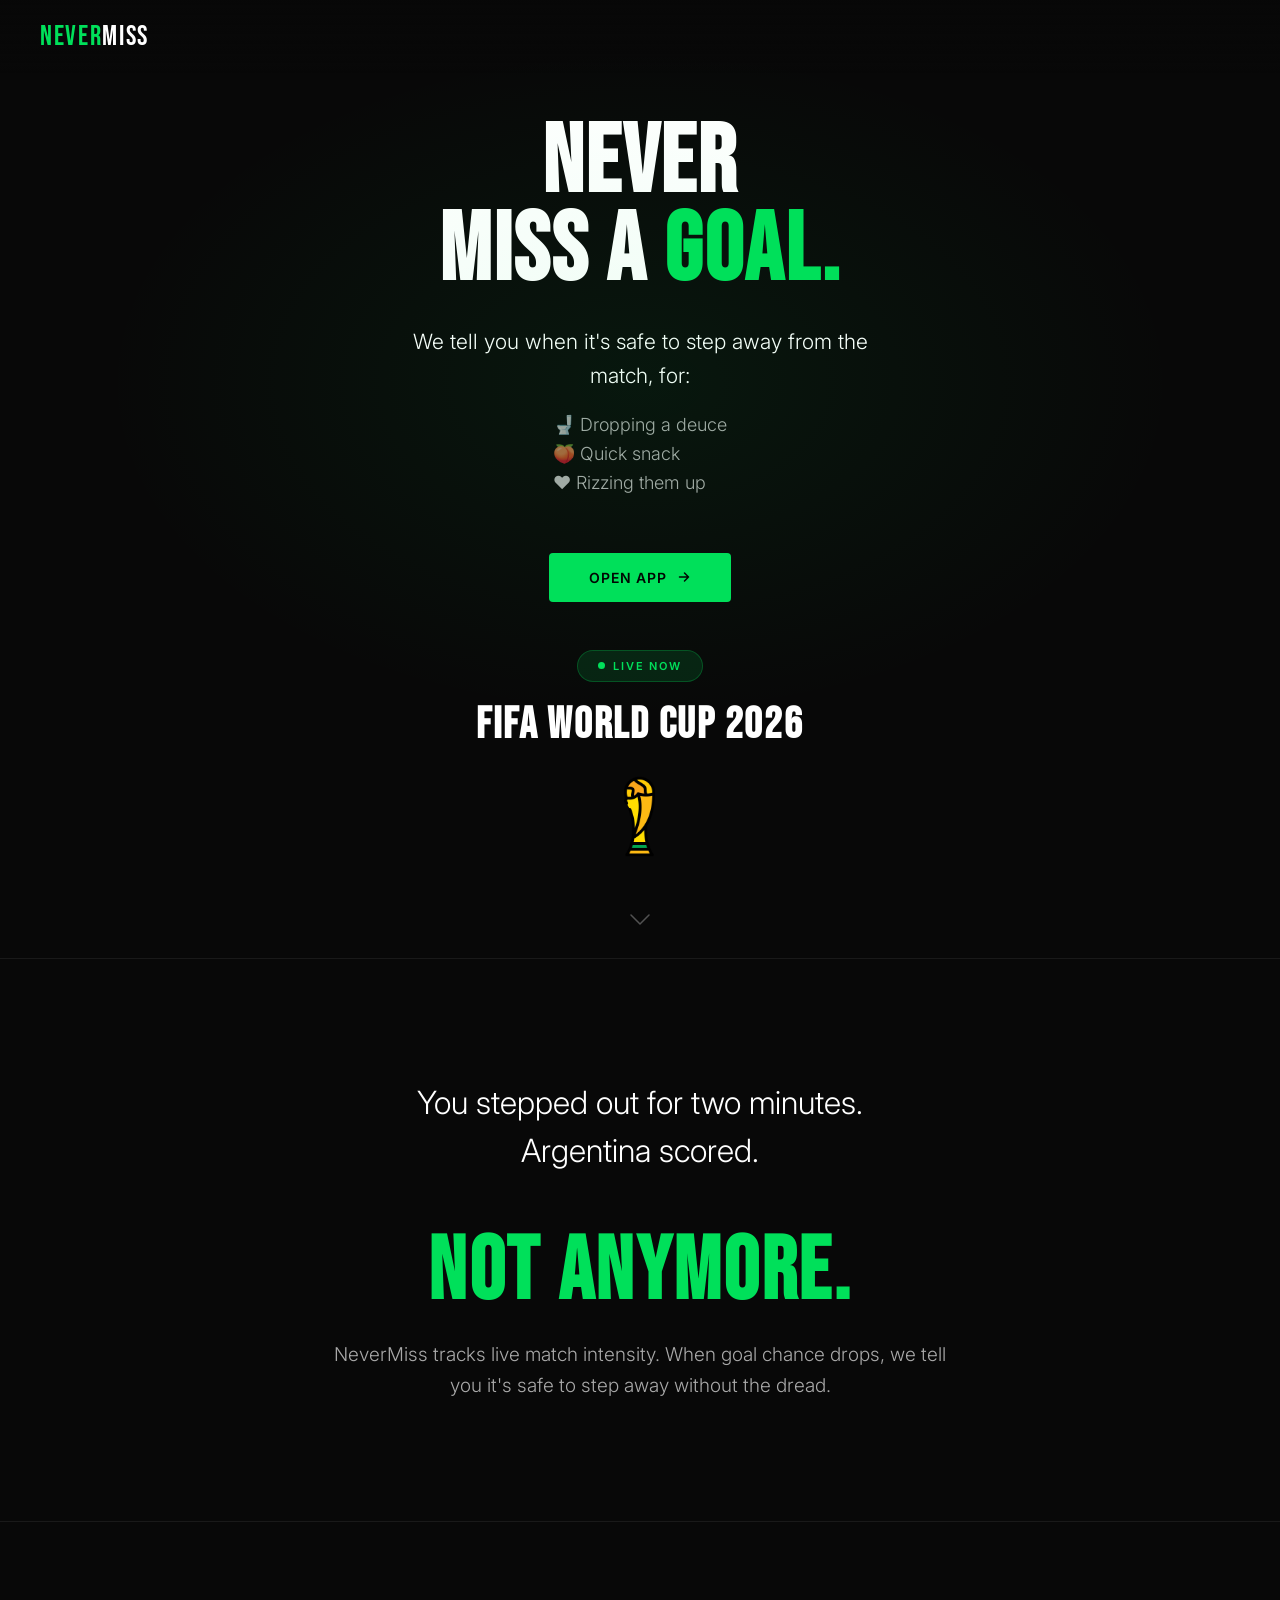
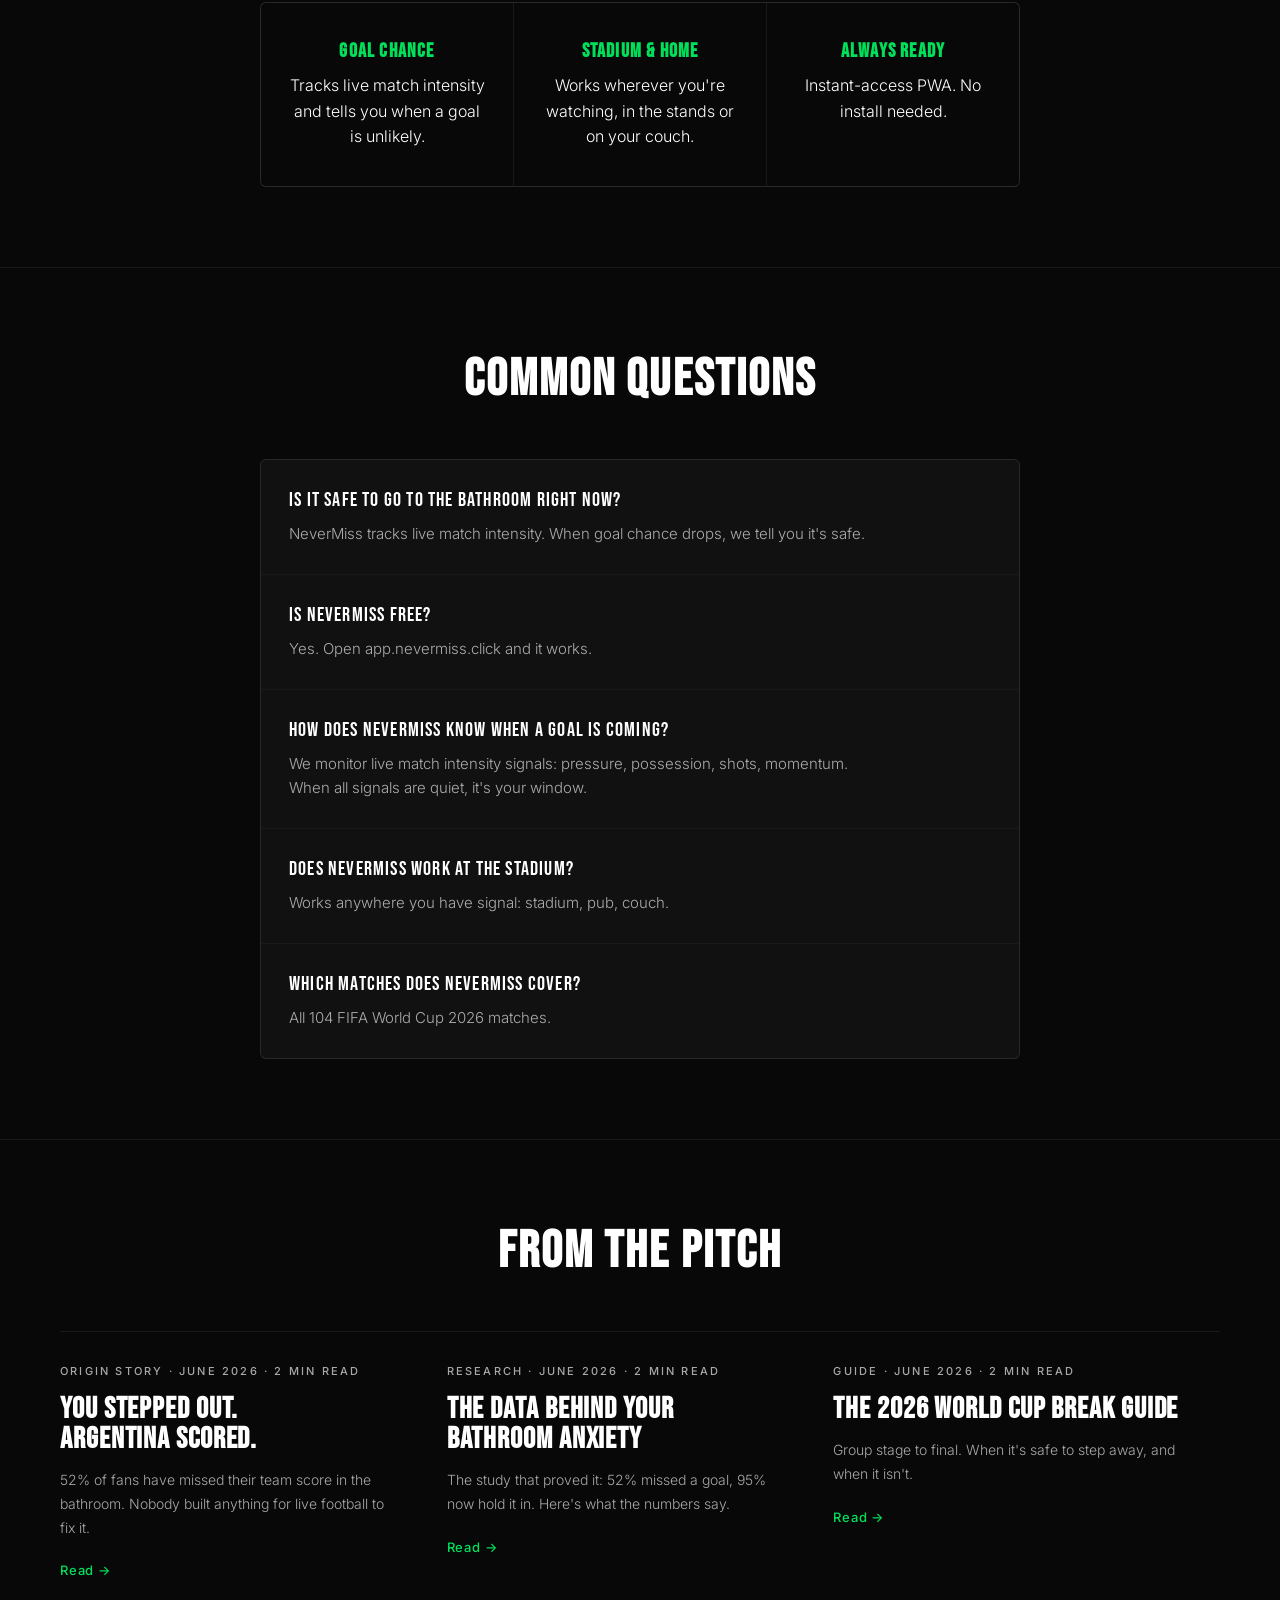
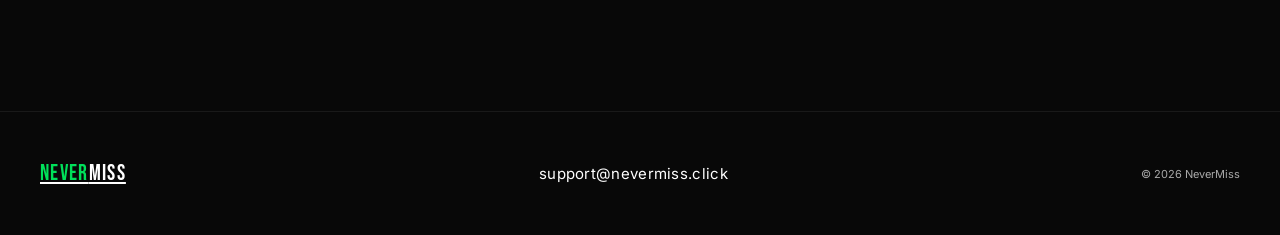
<file: index.html>
﻿<!DOCTYPE html>
<html lang="en">
<head>
  <meta charset="UTF-8" />
  <meta name="viewport" content="width=device-width, initial-scale=1.0" />
  <title>NeverMiss — Never Miss a Goal</title>
  <link rel="icon" type="image/png" href="logo.png" />

  <!-- SEO -->
  <meta name="description" content="We tell you when it's safe to step away from a FIFA World Cup 2026 match. Never miss a goal — real-time break recommendations based on live match intensity." />
  <link rel="canonical" href="https://nevermiss.click/" />
  <link rel="sitemap" type="application/xml" href="/sitemap.xml" />

  <!-- Open Graph -->
  <meta property="og:type" content="website" />
  <meta property="og:url" content="https://nevermiss.click/" />
  <meta property="og:site_name" content="NeverMiss" />
  <meta property="og:title" content="NeverMiss — Never Miss a Goal" />
  <meta property="og:description" content="We tell you when it's safe to step away from a FIFA World Cup 2026 match. Never miss a goal — real-time break recommendations based on live match intensity." />
  <meta property="og:image" content="https://nevermiss.click/og-image.png" />

  <!-- Twitter Card -->
  <meta name="twitter:card" content="summary_large_image" />
  <meta name="twitter:title" content="NeverMiss — Never Miss a Goal" />
  <meta name="twitter:description" content="We tell you when it's safe to step away from a FIFA World Cup 2026 match. Never miss a goal — real-time break recommendations based on live match intensity." />
  <meta name="twitter:image" content="https://nevermiss.click/og-image.png" />

  <!-- Structured Data -->
  <script type="application/ld+json">
  {
    "@context": "https://schema.org",
    "@graph": [
      {
        "@type": "WebSite",
        "name": "NeverMiss",
        "url": "https://nevermiss.click/",
        "description": "A FIFA World Cup 2026 companion app that tells you when it's safe to step away from the match."
      },
      {
        "@type": "SoftwareApplication",
        "name": "NeverMiss",
        "operatingSystem": "Web",
        "applicationCategory": "SportsApplication",
        "url": "https://app.nevermiss.click",
        "description": "Tracks live match intensity and tells you when a goal is unlikely — so you can grab a snack, take a break, or step away without missing the action.",
        "offers": {
          "@type": "Offer",
          "price": "0",
          "priceCurrency": "USD"
        }
      },
      {
        "@type": "FAQPage",
        "mainEntity": [
          {
            "@type": "Question",
            "name": "Is it safe to go to the bathroom right now?",
            "acceptedAnswer": {
              "@type": "Answer",
              "text": "NeverMiss tracks live match intensity. When goal chance drops, we tell you it's safe."
            }
          },
          {
            "@type": "Question",
            "name": "Is NeverMiss free?",
            "acceptedAnswer": {
              "@type": "Answer",
              "text": "Yes. Open app.nevermiss.click and it works."
            }
          },
          {
            "@type": "Question",
            "name": "How does NeverMiss know when a goal is coming?",
            "acceptedAnswer": {
              "@type": "Answer",
              "text": "We monitor live match intensity signals: pressure, possession, shots, momentum. When all signals are quiet, it's your window."
            }
          },
          {
            "@type": "Question",
            "name": "Does NeverMiss work at the stadium?",
            "acceptedAnswer": {
              "@type": "Answer",
              "text": "Works anywhere you have signal: stadium, pub, couch."
            }
          },
          {
            "@type": "Question",
            "name": "Which matches does NeverMiss cover?",
            "acceptedAnswer": {
              "@type": "Answer",
              "text": "All 104 FIFA World Cup 2026 matches."
            }
          }
        ]
      }
    ]
  }
  </script>

  <!-- Google Analytics -->
  <script async src="https://www.googletagmanager.com/gtag/js?id=G-BR15ZR657Z"></script>
  <script>
    window.dataLayer = window.dataLayer || [];
    function gtag() { dataLayer.push(arguments); }
    gtag('js', new Date());
    gtag('config', 'G-BR15ZR657Z');
  </script>

  <link rel="preconnect" href="https://fonts.googleapis.com" />
  <link rel="preconnect" href="https://fonts.gstatic.com" crossorigin />
  <link rel="preload" href="https://fonts.googleapis.com/css2?family=Bebas+Neue&family=Inter:wght@300;400;500&display=swap" as="style" onload="this.onload=null;this.rel='stylesheet'" />
  <noscript><link rel="stylesheet" href="https://fonts.googleapis.com/css2?family=Bebas+Neue&family=Inter:wght@300;400;500&display=swap" /></noscript>

  <style>
    *, *::before, *::after {
      box-sizing: border-box;
      margin: 0;
      padding: 0;
    }

    :root {
      --black: #080808;
      --surface: #111111;
      --green: #00e05a;
      --green-dim: rgba(0, 224, 90, 0.12);
      --white: #ffffff;
      --muted: rgba(255,255,255,0.65);
      --border: rgba(255,255,255,0.07);
      --ease-out-expo: cubic-bezier(0.16, 1, 0.3, 1);
      --ease-out-quart: cubic-bezier(0.25, 1, 0.5, 1);
    }

    html {
      scroll-behavior: smooth;
    }

    body {
      background: var(--black);
      color: var(--white);
      font-family: 'Inter', sans-serif;
      font-weight: 400;
      min-height: 100dvh;
      overflow-x: hidden;
      -webkit-font-smoothing: antialiased;
    }

    /* ── ENTRANCE ANIMATIONS ── */
    @keyframes nav-drop {
      from { opacity: 0; transform: translateY(-8px); }
      to { opacity: 1; transform: translateY(0); }
    }

    @keyframes headline-snap {
      from { opacity: 0; transform: translateY(-4px) scaleX(0.98); }
      to { opacity: 1; transform: translateY(0) scaleX(1); }
    }

    @keyframes fade-in {
      from { opacity: 0; }
      to { opacity: 1; }
    }

    /* ── SKIP LINK ── */
    .skip-link {
      position: absolute;
      top: -40px;
      left: 0;
      background: var(--green);
      color: #000;
      padding: 8px 16px;
      font-size: 14px;
      font-weight: 600;
      text-decoration: none;
      z-index: 200;
      transition: top 0.1s;
    }

    .skip-link:focus {
      top: 0;
    }

    .sr-only {
      position: absolute;
      width: 1px;
      height: 1px;
      padding: 0;
      margin: -1px;
      overflow: hidden;
      clip: rect(0, 0, 0, 0);
      white-space: nowrap;
      border: 0;
    }

    /* ── NAV ── */
    nav {
      position: fixed;
      top: 0;
      left: 0;
      right: 0;
      z-index: 100;
      padding: 20px 40px;
      display: flex;
      align-items: center;
      justify-content: space-between;
      background: linear-gradient(to bottom, rgba(8,8,8,0.95) 0%, transparent 100%);
      animation: nav-drop 350ms var(--ease-out-expo) backwards;
    }

    .nav-logo {
      font-family: 'Bebas Neue', sans-serif;
      font-size: 28px;
      letter-spacing: 0.06em;
      color: var(--white);
      text-decoration: none;
    }

    [data-brand-prefix] { color: var(--green); }

    /* ── HERO ── */
    .hero {
      min-height: 100dvh;
      display: flex;
      flex-direction: column;
      align-items: center;
      justify-content: center;
      text-align: center;
      padding: 120px 24px 40px;
      position: relative;
      overflow: hidden;
    }

    .hero::before {
      content: '';
      position: absolute;
      inset: 0;
      background: radial-gradient(ellipse 60% 50% at 50% 40%, rgba(0, 224, 90, 0.07) 0%, transparent 70%);
      pointer-events: none;
      animation: glow-breathe 4s ease-in-out infinite;
    }

    @keyframes glow-breathe {
      0%, 100% { opacity: 1; }
      50% { opacity: 0.35; }
    }

    .hero-headline {
      font-family: 'Bebas Neue', sans-serif;
      font-size: clamp(64px, 12vw, 96px);
      line-height: 0.92;
      letter-spacing: 0.02em;
      color: var(--white);
      margin-bottom: 28px;
      animation: headline-snap 520ms var(--ease-out-expo) 80ms backwards;
    }

    .hero-headline em {
      font-style: normal;
      color: var(--green);
    }

    .hero-sub {
      font-size: clamp(17px, 2.5vw, 21px);
      font-weight: 300;
      color: var(--white);
      max-width: 480px;
      line-height: 1.65;
      margin-bottom: 20px;
      text-wrap: pretty;
      animation: fade-in 400ms ease 280ms backwards;
    }

    .hero-use-cases {
      list-style: none;
      padding: 0;
      margin: 0 0 60px;
      display: flex;
      flex-direction: column;
      gap: 8px;
    }

    .hero-use-cases li {
      font-size: clamp(15px, 2vw, 18px);
      font-weight: 300;
      color: var(--muted);
      display: flex;
      align-items: center;
      gap: 10px;
    }

    .hero-use-cases li:nth-child(1) { animation: fade-in 380ms ease 400ms backwards; }
    .hero-use-cases li:nth-child(2) { animation: fade-in 380ms ease 460ms backwards; }
    .hero-use-cases li:nth-child(3) { animation: fade-in 380ms ease 520ms backwards; }

    /* ── CTA ── */
    .cta-btn {
      display: inline-flex;
      align-items: center;
      gap: 10px;
      background: var(--green);
      color: #000000;
      font-family: 'Inter', sans-serif;
      font-size: 14px;
      font-weight: 600;
      letter-spacing: 0.06em;
      text-transform: uppercase;
      text-decoration: none;
      padding: 16px 40px;
      border-radius: 4px;
      transition: opacity 0.2s, transform 0.2s;
      margin-bottom: 48px;
      animation: fade-in 350ms var(--ease-out-quart) 620ms backwards;
    }

    .cta-btn:hover {
      opacity: 0.88;
      transform: translateY(-1px);
    }

    .cta-btn:active {
      transform: translateY(0);
      opacity: 1;
    }

    .cta-btn:focus-visible {
      outline: 2px solid var(--green);
      outline-offset: 3px;
    }

    .cta-btn svg {
      width: 14px;
      height: 14px;
    }

    /* ── COUNTDOWN ── */
    .countdown-wrapper {
      margin-bottom: 56px;
      animation: fade-in 320ms ease 780ms backwards;
    }

    .countdown-label {
      font-size: 10px;
      font-weight: 500;
      letter-spacing: 0.22em;
      text-transform: uppercase;
      color: var(--muted);
      margin-bottom: 20px;
    }

    .countdown {
      display: flex;
      align-items: flex-start;
      gap: 8px;
    }

    .cd-block {
      display: flex;
      flex-direction: column;
      align-items: center;
      gap: 6px;
      min-width: 72px;
    }

    .cd-number {
      font-family: 'Bebas Neue', sans-serif;
      font-size: clamp(44px, 8vw, 72px);
      line-height: 1;
      letter-spacing: 0.02em;
      color: var(--white);
      background: var(--surface);
      border: 1px solid var(--border);
      border-radius: 6px;
      padding: 14px 18px;
      min-width: 72px;
      text-align: center;
      position: relative;
    }

    .cd-number::after {
      content: '';
      position: absolute;
      inset: 0;
      border-radius: 6px;
      box-shadow: 0 0 24px rgba(0, 224, 90, 0.08);
    }

    .cd-unit {
      font-size: 9px;
      font-weight: 500;
      letter-spacing: 0.18em;
      text-transform: uppercase;
      color: var(--muted);
    }

    .cd-sep {
      font-family: 'Bebas Neue', sans-serif;
      font-size: clamp(40px, 7vw, 64px);
      line-height: 1;
      color: var(--muted);
      padding-top: 14px;
      opacity: 0.4;
      align-self: flex-start;
      animation: colon-pulse 2s ease-in-out infinite;
    }

    @keyframes colon-pulse {
      0%, 100% { opacity: 0.4; }
      50% { opacity: 0.12; }
    }

    /* ── WC LIVE ── */
    .wc-live-state {
      display: none;
      flex-direction: column;
      align-items: center;
      gap: 16px;
      margin-bottom: 56px;
    }

    .wc-live-badge {
      display: flex;
      align-items: center;
      gap: 8px;
      background: var(--green-dim);
      border: 1px solid rgba(0, 224, 90, 0.25);
      border-radius: 100px;
      padding: 8px 20px;
    }

    .wc-live-dot {
      width: 7px;
      height: 7px;
      border-radius: 50%;
      background: var(--green);
      animation: pulse 1.6s ease-in-out infinite;
    }

    @keyframes pulse {
      0%, 100% { opacity: 1; transform: scale(1); }
      50% { opacity: 0.4; transform: scale(0.8); }
    }

    @media (prefers-reduced-motion: reduce) {
      .wc-live-dot { animation: none; }
      .hero::before { animation: none; }
      .cd-sep { animation: none; opacity: 0.4; }
      .hero-scroll-cue { animation: none; opacity: 0.3; }
      nav,
      .hero-headline,
      .hero-sub,
      .hero-use-cases li,
      .cta-btn,
      .countdown-wrapper {
        animation: none;
        opacity: 1;
      }
      .js .reveal { transition: none; opacity: 1; transform: none; }
      .js .reveal-snap { opacity: 1; }
      .js .reveal-snap.is-revealed { animation: none; }
    }

    .wc-live-badge-text {
      font-size: 11px;
      font-weight: 600;
      letter-spacing: 0.18em;
      text-transform: uppercase;
      color: var(--green);
    }

    .wc-icon {
      width: 91px;
      height: auto;
      margin-top: 4px;
    }

    .wc-live-heading {
      font-family: 'Bebas Neue', sans-serif;
      font-size: clamp(28px, 5vw, 44px);
      letter-spacing: 0.04em;
      color: var(--white);
      text-align: center;
    }

    .wc-live-sub {
      font-size: 15px;
      font-weight: 300;
      color: var(--muted);
      text-align: center;
      max-width: 360px;
      line-height: 1.6;
    }

    /* ── ABOUT ── */
    .about {
      border-top: 1px solid var(--border);
      padding: 80px 24px;
      display: flex;
      flex-direction: column;
      align-items: center;
      gap: 56px;
    }



    .pillars {
      display: grid;
      grid-template-columns: 1fr;
      gap: 1px;
      background: var(--border);
      width: 100%;
      max-width: 760px;
      border: 1px solid var(--border);
      border-radius: 6px;
      overflow: hidden;
    }

    .pillar {
      background: var(--black);
      padding: 36px 28px;
      display: flex;
      flex-direction: column;
      align-items: center;
      text-align: center;
      gap: 10px;
    }

    .hero-scroll-cue {
      position: absolute;
      bottom: 28px;
      left: 50%;
      transform: translateX(-50%);
      color: rgba(255,255,255,0.3);
      pointer-events: none;
      animation: scroll-bob 2.4s ease-in-out infinite;
    }

    @keyframes scroll-bob {
      0%, 100% { transform: translateX(-50%) translateY(0); opacity: 0.3; }
      50% { transform: translateX(-50%) translateY(7px); opacity: 0.65; }
    }

    .pillar-title {
      font-family: 'Bebas Neue', sans-serif;
      font-size: 20px;
      letter-spacing: 0.06em;
      color: var(--green);
      text-align: center;
    }

    .pillar-body {
      font-size: 16px;
      font-weight: 300;
      color: var(--white);
      line-height: 1.6;
      text-wrap: pretty;
      text-align: center;
    }

    /* ── MOMENT ── */
    .moment {
      border-top: 1px solid var(--border);
      padding: 120px 24px;
      display: flex;
      flex-direction: column;
      align-items: center;
      text-align: center;
    }

    .moment-problem {
      font-size: clamp(20px, 3.5vw, 32px);
      font-weight: 300;
      line-height: 1.5;
      color: #fff;
      max-width: 52ch;
      text-wrap: pretty;
      margin-bottom: 56px;
    }

    .moment-headline {
      font-family: 'Bebas Neue', sans-serif;
      font-size: clamp(52px, 9vw, 88px);
      letter-spacing: 0.03em;
      line-height: 0.95;
      color: var(--green);
      margin-bottom: 24px;
    }

    .moment-body {
      font-size: clamp(16px, 2.5vw, 19px);
      font-weight: 300;
      line-height: 1.65;
      color: rgba(255,255,255,0.65);
      max-width: 52ch;
      text-wrap: pretty;
    }

    /* ── SCROLL REVEAL ── */
    @keyframes reveal-snap {
      from { opacity: 0; transform: translateY(8px) scaleX(0.97); }
      to   { opacity: 1; transform: translateY(0) scaleX(1); }
    }

    .js .reveal {
      opacity: 0;
      transform: translateY(16px);
      transition: opacity 520ms var(--ease-out-expo), transform 520ms var(--ease-out-expo);
      transition-delay: calc(var(--i, 0) * 80ms);
    }
    .js .reveal.is-revealed {
      opacity: 1;
      transform: translateY(0);
    }

    .js .reveal-snap { opacity: 0; }
    .js .reveal-snap.is-revealed {
      opacity: 1;
      animation: reveal-snap 520ms var(--ease-out-expo) calc(var(--i, 0) * 80ms) both;
    }

    /* ── FOOTER ── */
    footer {
      border-top: 1px solid var(--border);
      padding: 40px 40px;
      display: flex;
      align-items: center;
      justify-content: space-between;
      gap: 16px;
      flex-wrap: wrap;
    }

    .footer-logo {
      font-family: 'Bebas Neue', sans-serif;
      font-size: 22px;
      letter-spacing: 0.06em;
      color: var(--white);
      padding: 8px 0;
    }

    .footer-contact {
      font-size: 15px;
      font-weight: 400;
      color: var(--white);
      text-decoration: none;
      letter-spacing: 0.02em;
      transition: color 0.2s;
      padding: 8px 0;
    }

    .footer-contact:hover {
      color: var(--green);
    }

    .footer-note {
      font-size: 11px;
      color: var(--muted);
    }

    /* ── RESPONSIVE ── */
    @media (min-width: 860px) {
      .pillars {
        grid-template-columns: repeat(3, 1fr);
      }
    }

    @media (max-width: 700px) {
      nav {
        padding: 18px 20px;
      }

      .hero {
        padding: 100px 20px 60px;
      }

      .cd-block {
        min-width: 58px;
      }

      .cd-number {
        min-width: 58px;
        padding: 10px 12px;
      }

      .countdown {
        gap: 5px;
      }

      footer {
        padding: 32px 20px;
        justify-content: center;
        text-align: center;
        flex-direction: column;
        gap: 12px;
      }

      .about {
        padding: 60px 20px;
      }
    }

    @media (min-width: 601px) and (max-width: 900px) {
      .cd-block {
        min-width: 64px;
      }
    }

    /* ── FAQ ── */
    .faq {
      border-top: 1px solid var(--border);
      padding: 80px 24px;
      display: flex;
      flex-direction: column;
      align-items: center;
      gap: 48px;
    }

    .faq-headline {
      font-family: 'Bebas Neue', sans-serif;
      font-size: clamp(32px, 5vw, 52px);
      letter-spacing: 0.04em;
      text-align: center;
      color: var(--white);
      text-wrap: balance;
    }

    .faq-list {
      width: 100%;
      max-width: 760px;
      display: flex;
      flex-direction: column;
      gap: 1px;
      background: var(--border);
      border: 1px solid var(--border);
      border-radius: 6px;
      overflow: hidden;
    }

    .faq-item {
      background: var(--surface);
      padding: 28px;
      display: flex;
      flex-direction: column;
      gap: 10px;
    }

    .faq-q {
      font-family: 'Bebas Neue', sans-serif;
      font-size: 20px;
      letter-spacing: 0.06em;
      color: var(--white);
    }

    .faq-a {
      font-size: 15px;
      font-weight: 300;
      color: var(--muted);
      line-height: 1.6;
      text-wrap: pretty;
      max-width: 65ch;
    }

    @media (max-width: 700px) {
      .faq {
        padding: 60px 20px;
      }
      .faq-item {
        padding: 22px 20px;
      }
    }

    @media (max-width: 400px) {
      .cd-block {
        min-width: 50px;
      }

      .cd-number {
        min-width: 50px;
        font-size: 36px;
        padding: 8px 8px;
      }

      .cd-sep {
        font-size: 32px;
      }

      .countdown {
        gap: 3px;
      }
    }

    /* ── FROM THE PITCH ── */
    .pitch {
      border-top: 1px solid var(--border);
      padding: 80px 40px 100px;
    }

    .pitch-headline {
      font-family: 'Bebas Neue', sans-serif;
      font-size: clamp(32px, 4.5vw, 52px);
      letter-spacing: 0.04em;
      color: var(--white);
      max-width: 1160px;
      margin: 0 auto 48px;
      text-align: center;
    }

    .pitch-grid {
      display: grid;
      grid-template-columns: repeat(auto-fit, minmax(280px, 1fr));
      gap: 0;
      max-width: 1160px;
      margin: 0 auto;
    }

    .pitch-item {
      border-top: 1px solid var(--border);
      padding: 32px 40px 32px 0;
    }

    .pitch-tag {
      font-size: 11px;
      font-weight: 500;
      letter-spacing: 0.2em;
      text-transform: uppercase;
      color: var(--muted);
      margin-bottom: 16px;
    }

    .pitch-title {
      font-family: 'Bebas Neue', sans-serif;
      font-size: clamp(22px, 2.8vw, 30px);
      letter-spacing: 0.03em;
      line-height: 1;
      color: var(--white);
      margin-bottom: 14px;
      text-wrap: balance;
      overflow-wrap: break-word;
    }

    .pitch-excerpt {
      font-size: 14px;
      font-weight: 300;
      line-height: 1.7;
      color: var(--muted);
      max-width: 40ch;
      text-wrap: pretty;
      margin-bottom: 20px;
    }

    .pitch-read {
      font-size: 13px;
      font-weight: 500;
      color: var(--green);
      text-decoration: none;
      letter-spacing: 0.06em;
      transition: opacity 0.2s;
    }
    .pitch-read:hover { opacity: 0.7; }
    .pitch-read:focus-visible { outline: 2px solid var(--green); outline-offset: 2px; border-radius: 2px; }

    @media (max-width: 700px) {
      .pitch { padding: 60px 20px 80px; }
      .pitch-item { padding: 28px 0 0; }
    }
  </style>
  <script>document.documentElement.classList.add('js');</script>
</head>
<body>

  <a href="#main-content" class="skip-link">Skip to main content</a>

  <!-- NAV -->
  <nav>
    <a href="/" class="nav-logo"><span data-brand-prefix>Never</span><span data-brand-suffix>Miss</span></a>
  </nav>

  <main id="main-content">

  <!-- HERO -->
  <section class="hero">
    <h1 class="hero-headline">Never<br>Miss a <em>Goal.</em></h1>
    <p class="hero-sub">
      We tell you when it's safe to step away from the match, for:
    </p>
    <ul class="hero-use-cases">
      <li>🚽 Dropping a deuce</li>
      <li>🍑 Quick snack</li>
      <li>❤️ Rizzing them up</li>
    </ul>

    <a href="https://app.nevermiss.click" class="cta-btn" target="_blank" rel="noopener noreferrer" aria-label="Open NeverMiss app (opens in new tab)">
      Open App
      <svg viewBox="0 0 14 14" fill="none" xmlns="http://www.w3.org/2000/svg" aria-hidden="true">
        <path d="M2.5 7H11.5M7.5 3L11.5 7L7.5 11" stroke="currentColor" stroke-width="1.5" stroke-linecap="round" stroke-linejoin="round"/>
      </svg>
    </a>

    <!-- COUNTDOWN — hidden automatically when World Cup starts -->
    <div class="countdown-wrapper" id="countdown-wrapper">
      <p class="countdown-label">World Cup kicks off in</p>
      <div class="countdown" id="countdown" role="timer" aria-live="off" aria-atomic="true">
        <div class="cd-block">
          <span class="cd-number" id="cd-days">00</span>
          <span class="cd-unit">Days</span>
        </div>
        <span class="cd-sep" aria-hidden="true">:</span>
        <div class="cd-block">
          <span class="cd-number" id="cd-hours">00</span>
          <span class="cd-unit">Hours</span>
        </div>
        <span class="cd-sep" aria-hidden="true">:</span>
        <div class="cd-block">
          <span class="cd-number" id="cd-mins">00</span>
          <span class="cd-unit">Mins</span>
        </div>
        <span class="cd-sep" aria-hidden="true">:</span>
        <div class="cd-block">
          <span class="cd-number" id="cd-secs">00</span>
          <span class="cd-unit">Secs</span>
        </div>
      </div>
    </div>

    <!-- WC LIVE STATE — shown automatically when World Cup starts -->
    <div class="wc-live-state" id="wc-live-state" aria-live="polite" aria-hidden="true">
      <div class="wc-live-badge">
        <div class="wc-live-dot"></div>
        <span class="wc-live-badge-text">Live Now</span>
      </div>
      <h2 class="wc-live-heading">FIFA World Cup 2026</h2>
      <img class="wc-icon" width="512" height="512" src="[data-uri]" alt="FIFA World Cup Trophy" />
    </div>

    <div class="hero-scroll-cue" aria-hidden="true">
      <svg width="20" height="12" viewBox="0 0 20 12" fill="none" xmlns="http://www.w3.org/2000/svg">
        <path d="M1 1L10 10L19 1" stroke="currentColor" stroke-width="1.5" stroke-linecap="round" stroke-linejoin="round"/>
      </svg>
    </div>
  </section>

  <!-- MOMENT: PROBLEM → RELIEF -->
  <section class="moment" aria-label="The problem NeverMiss solves">
    <p class="moment-problem reveal" style="--i:0">
      You stepped out for two minutes.<br>
      Argentina scored.
    </p>
    <h2 class="moment-headline reveal-snap" style="--i:1">Not anymore.</h2>
    <p class="moment-body reveal" style="--i:2">NeverMiss tracks live match intensity. When goal chance drops, we tell you it's safe to step away without the dread.</p>
  </section>

  <!-- ABOUT -->
  <section class="about" aria-labelledby="pillars-heading">
    <h2 id="pillars-heading" class="sr-only">How NeverMiss Works</h2>
    <div class="pillars">
      <div class="pillar reveal" style="--i:0">
        <h3 class="pillar-title">Goal Chance</h3>
        <p class="pillar-body">Tracks live match intensity and tells you when a goal is unlikely.</p>
      </div>
      <div class="pillar reveal" style="--i:1">
        <h3 class="pillar-title">Stadium & Home</h3>
        <p class="pillar-body">Works wherever you're watching, in the stands or on your couch.</p>
      </div>
      <div class="pillar reveal" style="--i:2">
        <h3 class="pillar-title">Always Ready</h3>
        <p class="pillar-body">Instant-access PWA. No install needed.</p>
      </div>
    </div>
  </section>

  <!-- FAQ -->
  <section class="faq" aria-labelledby="faq-heading">
    <h2 class="faq-headline" id="faq-heading">Common Questions</h2>
    <dl class="faq-list">
      <div class="faq-item reveal" style="--i:0">
        <dt class="faq-q">Is it safe to go to the bathroom right now?</dt>
        <dd class="faq-a">NeverMiss tracks live match intensity. When goal chance drops, we tell you it's safe.</dd>
      </div>
      <div class="faq-item reveal" style="--i:1">
        <dt class="faq-q">Is NeverMiss free?</dt>
        <dd class="faq-a">Yes. Open app.nevermiss.click and it works.</dd>
      </div>
      <div class="faq-item reveal" style="--i:2">
        <dt class="faq-q">How does NeverMiss know when a goal is coming?</dt>
        <dd class="faq-a">We monitor live match intensity signals: pressure, possession, shots, momentum. When all signals are quiet, it's your window.</dd>
      </div>
      <div class="faq-item reveal" style="--i:3">
        <dt class="faq-q">Does NeverMiss work at the stadium?</dt>
        <dd class="faq-a">Works anywhere you have signal: stadium, pub, couch.</dd>
      </div>
      <div class="faq-item reveal" style="--i:4">
        <dt class="faq-q">Which matches does NeverMiss cover?</dt>
        <dd class="faq-a">All 104 FIFA World Cup 2026 matches.</dd>
      </div>
    </dl>
  </section>

  <!-- FROM THE PITCH -->
  <section class="pitch" aria-labelledby="pitch-heading">
    <h2 class="pitch-headline" id="pitch-heading">From the Pitch</h2>
    <div class="pitch-grid">
      <article class="pitch-item reveal" style="--i:0">
        <p class="pitch-tag">Origin Story · June 2026 · 2 min read</p>
        <h3 class="pitch-title">You Stepped Out. Argentina Scored.</h3>
        <p class="pitch-excerpt">52% of fans have missed their team score in the bathroom. Nobody built anything for live football to fix it.</p>
        <a href="./articles/why-nevermiss.html" class="pitch-read">Read →</a>
      </article>
      <article class="pitch-item reveal" style="--i:1">
        <p class="pitch-tag">Research · June 2026 · 2 min read</p>
        <h3 class="pitch-title">The Data Behind Your Bathroom Anxiety</h3>
        <p class="pitch-excerpt">The study that proved it: 52% missed a goal, 95% now hold it in. Here's what the numbers say.</p>
        <a href="./articles/bathroom-break-stats.html" class="pitch-read">Read →</a>
      </article>
      <article class="pitch-item reveal" style="--i:2">
        <p class="pitch-tag">Guide · June 2026 · 2 min read</p>
        <h3 class="pitch-title">The 2026 World Cup Break Guide</h3>
        <p class="pitch-excerpt">Group stage to final. When it's safe to step away, and when it isn't.</p>
        <a href="./articles/group-stage-break-guide.html" class="pitch-read">Read →</a>
      </article>
    </div>
  </section>

  </main>

  <!-- FOOTER -->
  <footer>
    <a href="/" class="footer-logo"><span data-brand-prefix>Never</span><span data-brand-suffix>Miss</span></a>
    <a href="mailto:support@nevermiss.click" class="footer-contact">support@nevermiss.click</a>
    <span class="footer-note">© 2026 <span data-brand>NeverMiss</span></span>
  </footer>

  <script>
    function applyWCState(started) {
      var cdWrapper = document.getElementById('countdown-wrapper');
      var wcLive = document.getElementById('wc-live-state');
      if (started) {
        cdWrapper.style.display = 'none';
        cdWrapper.setAttribute('aria-hidden', 'true');
        wcLive.style.display = 'flex';
        wcLive.setAttribute('aria-hidden', 'false');
      } else {
        cdWrapper.style.display = '';
        cdWrapper.setAttribute('aria-hidden', 'false');
        wcLive.style.display = 'none';
        wcLive.setAttribute('aria-hidden', 'true');
      }
    }

    // FIFA World Cup 2026 opening match — June 11, 2026 at 22:30 Tehran (19:00 UTC)
    var TARGET = new Date('2026-06-11T19:00:00Z').getTime();

    var pad = function(n) { return String(n).padStart(2, '0'); };

    function tick() {
      var now = Date.now();
      var diff = TARGET - now;

      if (diff <= 0) {
        applyWCState(true);
        document.getElementById('cd-days').textContent  = '00';
        document.getElementById('cd-hours').textContent = '00';
        document.getElementById('cd-mins').textContent  = '00';
        document.getElementById('cd-secs').textContent  = '00';
        clearInterval(timer);
        return;
      }

      var days  = Math.floor(diff / 86400000);
      var hours = Math.floor((diff % 86400000) / 3600000);
      var mins  = Math.floor((diff % 3600000) / 60000);
      var secs  = Math.floor((diff % 60000) / 1000);

      document.getElementById('cd-days').textContent  = pad(days);
      document.getElementById('cd-hours').textContent = pad(hours);
      document.getElementById('cd-mins').textContent  = pad(mins);
      document.getElementById('cd-secs').textContent  = pad(secs);
    }

    tick();
    var timer = setInterval(tick, 1000);

    // Scroll reveal
    (function() {
      var io = new IntersectionObserver(function(entries) {
        entries.forEach(function(e) {
          if (e.isIntersecting) {
            e.target.classList.add('is-revealed');
            io.unobserve(e.target);
          }
        });
      }, { threshold: 0.1 });
      document.querySelectorAll('.reveal, .reveal-snap').forEach(function(el) {
        io.observe(el);
      });
      function revealAll() {
        document.querySelectorAll('.reveal:not(.is-revealed), .reveal-snap:not(.is-revealed)').forEach(function(el) {
          el.classList.add('is-revealed');
        });
      }
      if (navigator.webdriver || /HeadlessChrome|PhantomJS|Prerender/i.test(navigator.userAgent)) {
        revealAll();
      } else {
        var fallback = setTimeout(revealAll, 3000);
        function cancelFallback() { clearTimeout(fallback); }
        window.addEventListener('scroll',     cancelFallback, { once: true, passive: true });
        window.addEventListener('mousemove',  cancelFallback, { once: true, passive: true });
        window.addEventListener('touchstart', cancelFallback, { once: true, passive: true });
        window.addEventListener('pointerdown',cancelFallback, { once: true });
      }
    })();
  </script>

</body>
</html>
</file>
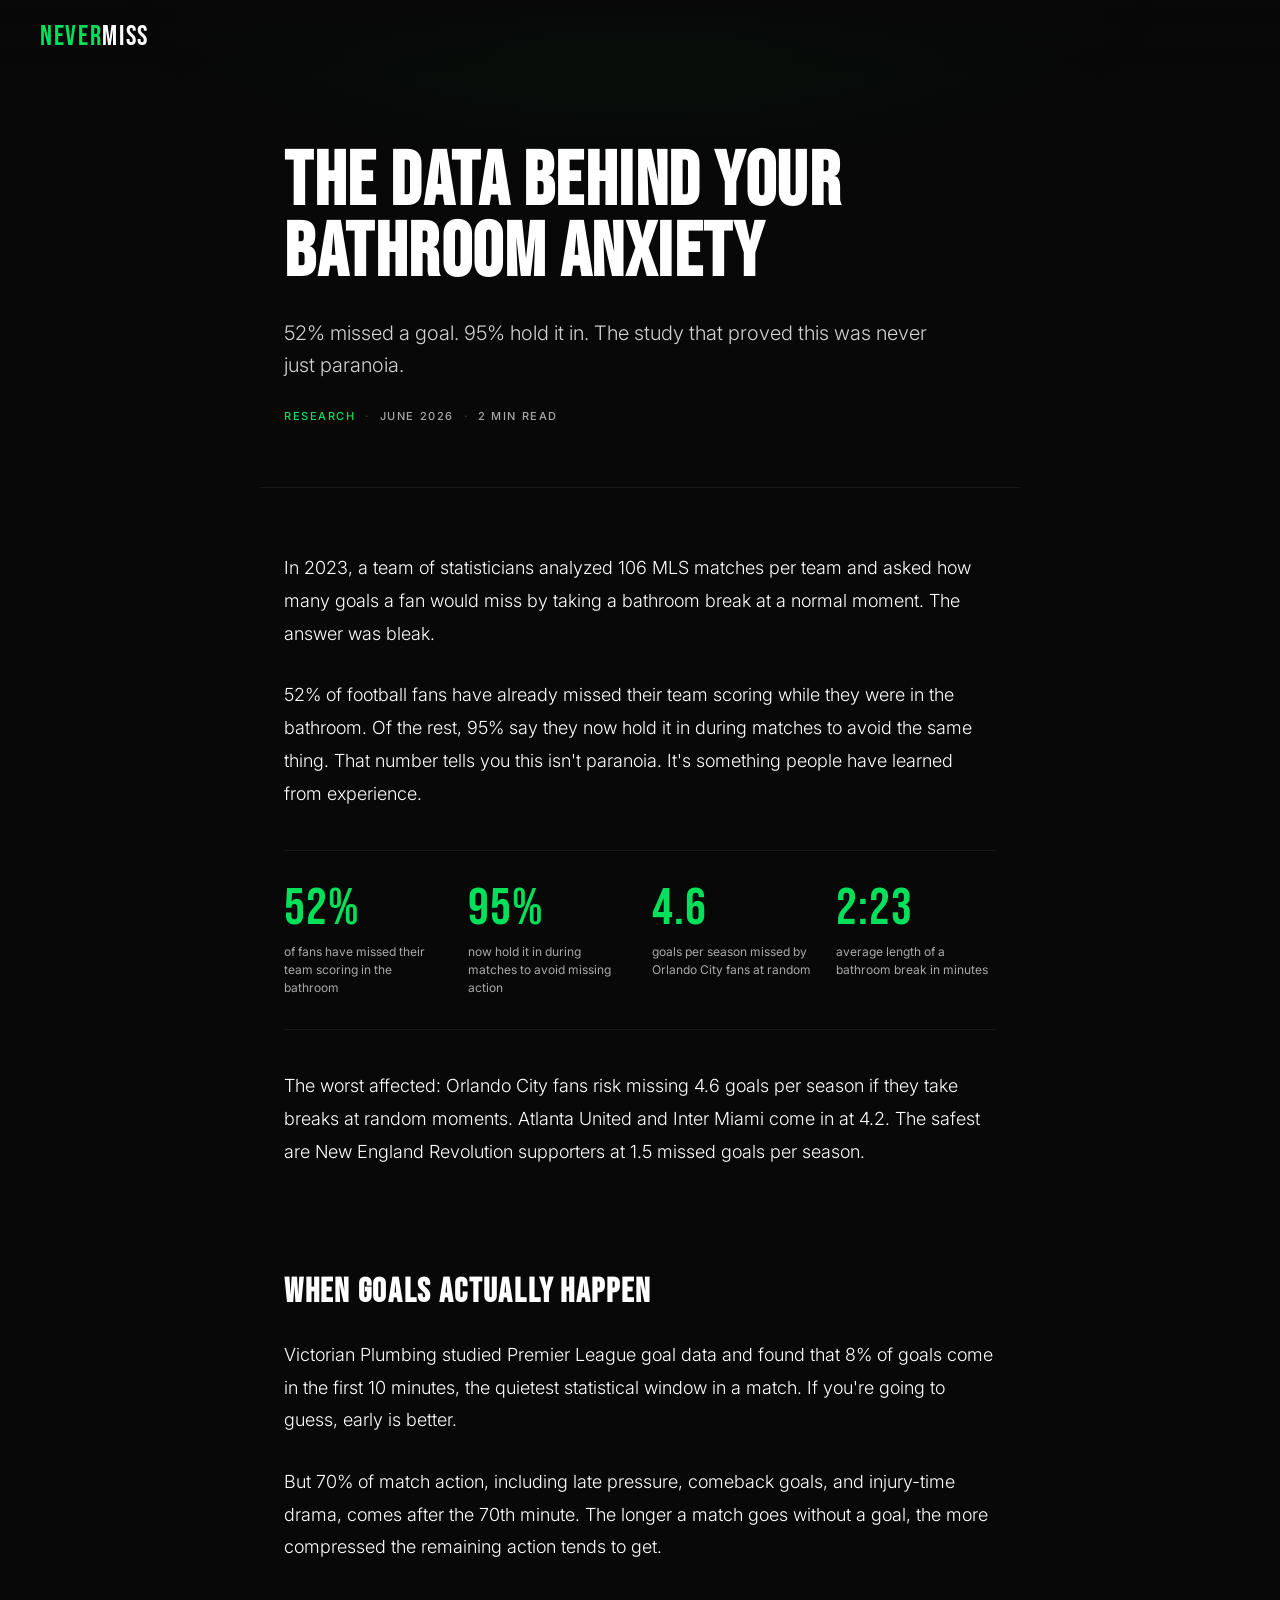
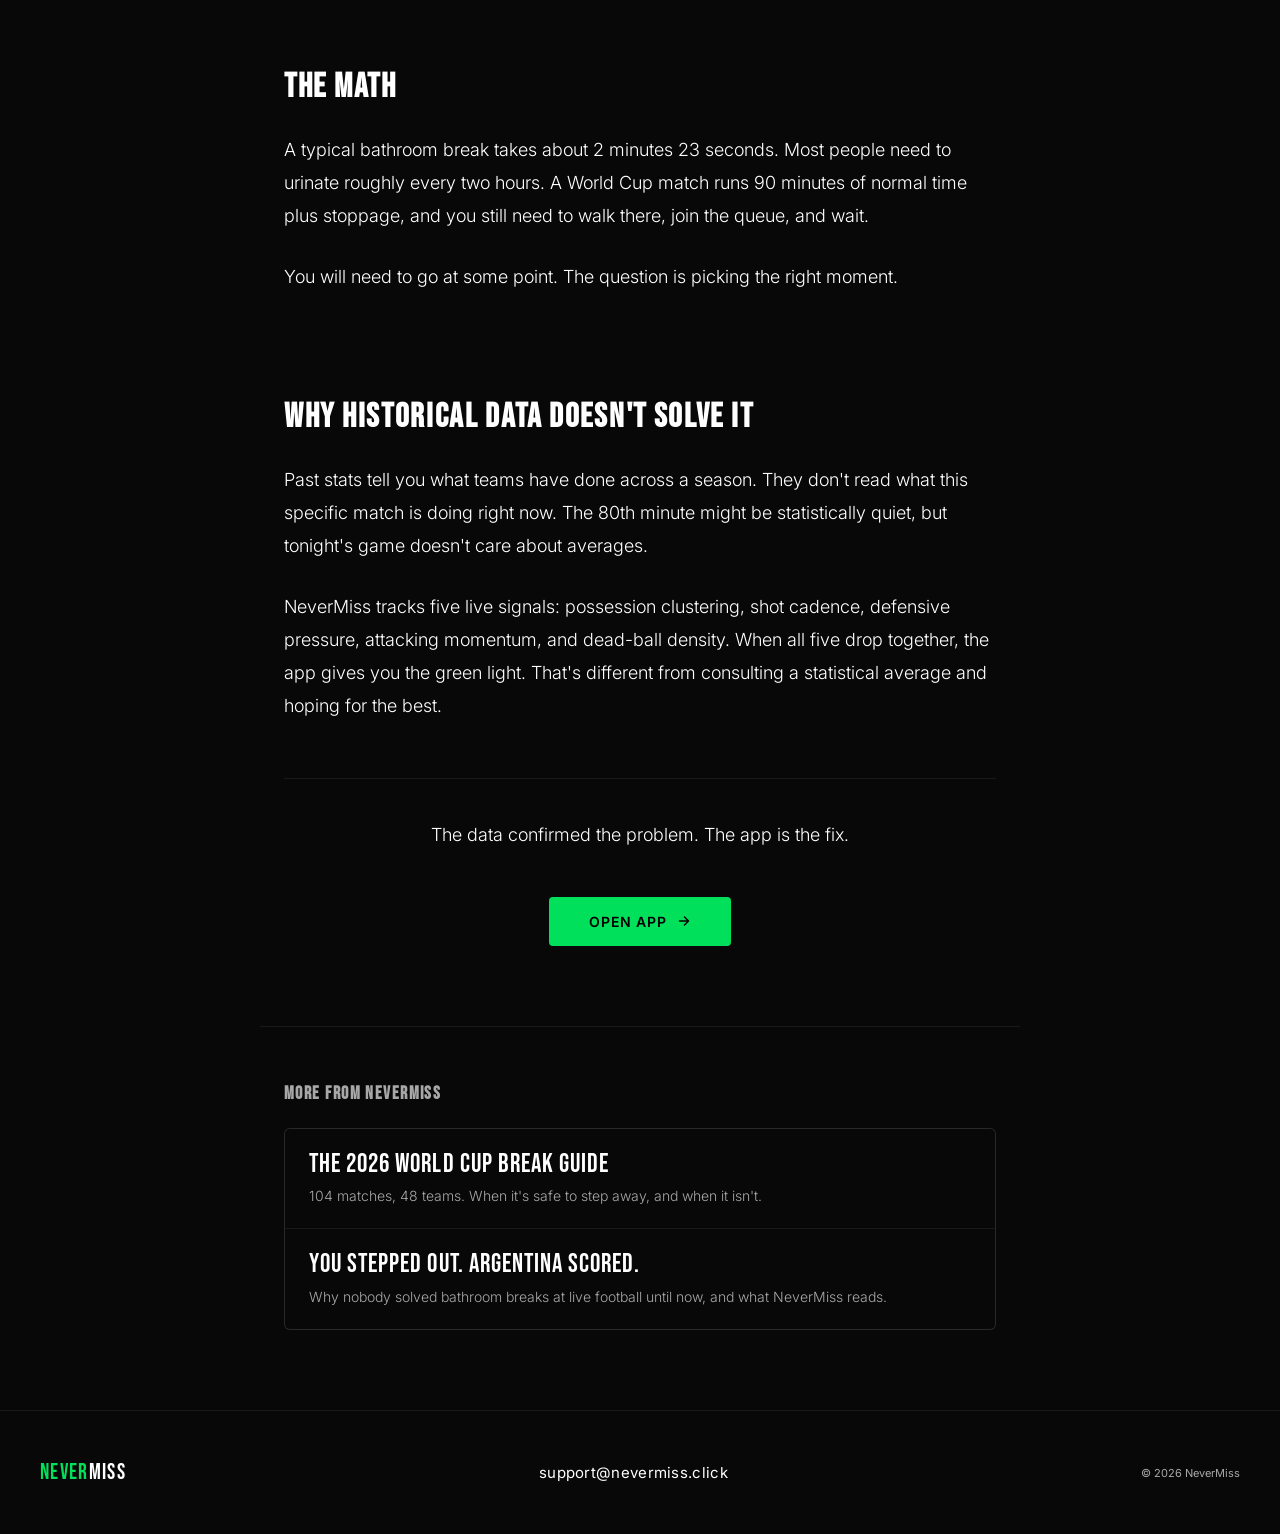
<file: articles/bathroom-break-stats.html>
<!DOCTYPE html>
<html lang="en">
<head>
  <meta charset="UTF-8" />
  <meta name="viewport" content="width=device-width, initial-scale=1.0" />
  <title>The Data Behind Your Bathroom Anxiety — NeverMiss</title>
  <link rel="icon" type="image/png" href="/logo.png" />

  <!-- SEO -->
  <meta name="description" content="52% of football fans have missed their team scoring in the bathroom. 95% hold it in. The study that proved this was never just paranoia." />
  <link rel="canonical" href="https://nevermiss.click/articles/bathroom-break-stats.html" />

  <!-- Open Graph -->
  <meta property="og:type" content="article" />
  <meta property="og:url" content="https://nevermiss.click/articles/bathroom-break-stats.html" />
  <meta property="og:site_name" content="NeverMiss" />
  <meta property="og:title" content="The Data Behind Your Bathroom Anxiety" />
  <meta property="og:description" content="52% of football fans have missed their team scoring in the bathroom. 95% hold it in. The study that proved this was never just paranoia." />
  <meta property="og:image" content="https://nevermiss.click/og-image.png" />
  <meta property="article:published_time" content="2026-06-14" />

  <!-- Twitter Card -->
  <meta name="twitter:card" content="summary_large_image" />
  <meta name="twitter:title" content="The Data Behind Your Bathroom Anxiety" />
  <meta name="twitter:description" content="52% of football fans have missed their team scoring in the bathroom. 95% hold it in. The study that proved this was never just paranoia." />
  <meta name="twitter:image" content="https://nevermiss.click/og-image.png" />

  <!-- Google Analytics -->
  <script async src="https://www.googletagmanager.com/gtag/js?id=G-BR15ZR657Z"></script>
  <script>
    window.dataLayer = window.dataLayer || [];
    function gtag() { dataLayer.push(arguments); }
    gtag('js', new Date());
    gtag('config', 'G-BR15ZR657Z');
  </script>

  <link rel="preconnect" href="https://fonts.googleapis.com" />
  <link rel="preconnect" href="https://fonts.gstatic.com" crossorigin />
  <link rel="preload" href="https://fonts.googleapis.com/css2?family=Bebas+Neue&family=Inter:wght@300;400;500&display=swap" as="style" onload="this.onload=null;this.rel='stylesheet'" />
  <noscript><link rel="stylesheet" href="https://fonts.googleapis.com/css2?family=Bebas+Neue&family=Inter:wght@300;400;500&display=swap" /></noscript>
  <link rel="stylesheet" href="./article.css" />
  <script>document.documentElement.classList.add('js');</script>

  <style>
    .stat-grid {
      display: grid;
      grid-template-columns: repeat(4, 1fr);
      gap: 32px 24px;
      margin: 2.5em 0;
      padding: 2em 0;
      border-top: 1px solid var(--border);
      border-bottom: 1px solid var(--border);
    }
    .stat-cell {
      display: flex;
      flex-direction: column;
      gap: 8px;
    }
    .stat-number {
      font-family: 'Bebas Neue', sans-serif;
      font-size: clamp(36px, 5vw, 52px);
      line-height: 1;
      letter-spacing: 0.02em;
      color: var(--green);
    }
    .stat-label {
      font-size: 12px;
      font-weight: 400;
      color: var(--muted);
      line-height: 1.5;
    }
    @media (max-width: 700px) {
      .stat-grid { grid-template-columns: repeat(2, 1fr); }
    }
  </style>
</head>
<body>

  <a href="#main-content" class="skip-link">Skip to main content</a>
  <div class="page-glow" aria-hidden="true"></div>

  <nav>
    <a href="/" class="nav-logo"><span data-brand-prefix>Never</span><span data-brand-suffix>Miss</span></a>
  </nav>

  <main id="main-content">
    <article>
      <header class="article-hero">
        <h1 class="article-headline">The Data Behind Your Bathroom Anxiety</h1>
        <p class="article-dek">52% missed a goal. 95% hold it in. The study that proved this was never just paranoia.</p>
        <div class="article-meta">
          <span class="article-meta-category">Research</span>
          <span class="article-meta-sep">·</span>
          <time datetime="2026-06-14">June 2026</time>
          <span class="article-meta-sep">·</span>
          <span>2 min read</span>
        </div>
      </header>

      <div class="article-body">

        <p>In 2023, a team of statisticians analyzed 106 MLS matches per team and asked how many goals a fan would miss by taking a bathroom break at a normal moment. The answer was bleak.</p>

        <p>52% of football fans have already missed their team scoring while they were in the bathroom. Of the rest, 95% say they now hold it in during matches to avoid the same thing. That number tells you this isn't paranoia. It's something people have learned from experience.</p>

        <div class="stat-grid" role="list" aria-label="Key statistics">
          <div class="stat-cell reveal" role="listitem" style="--i:0">
            <span class="stat-number">52%</span>
            <span class="stat-label">of fans have missed their team scoring in the bathroom</span>
          </div>
          <div class="stat-cell reveal" role="listitem" style="--i:1">
            <span class="stat-number">95%</span>
            <span class="stat-label">now hold it in during matches to avoid missing action</span>
          </div>
          <div class="stat-cell reveal" role="listitem" style="--i:2">
            <span class="stat-number">4.6</span>
            <span class="stat-label">goals per season missed by Orlando City fans at random</span>
          </div>
          <div class="stat-cell reveal" role="listitem" style="--i:3">
            <span class="stat-number">2:23</span>
            <span class="stat-label">average length of a bathroom break in minutes</span>
          </div>
        </div>

        <p>The worst affected: Orlando City fans risk missing 4.6 goals per season if they take breaks at random moments. Atlanta United and Inter Miami come in at 4.2. The safest are New England Revolution supporters at 1.5 missed goals per season.</p>

        <h2>When goals actually happen</h2>

        <p>Victorian Plumbing studied Premier League goal data and found that 8% of goals come in the first 10 minutes, the quietest statistical window in a match. If you're going to guess, early is better.</p>

        <p>But 70% of match action, including late pressure, comeback goals, and injury-time drama, comes after the 70th minute. The longer a match goes without a goal, the more compressed the remaining action tends to get.</p>

        <h2>The math</h2>

        <p>A typical bathroom break takes about 2 minutes 23 seconds. Most people need to urinate roughly every two hours. A World Cup match runs 90 minutes of normal time plus stoppage, and you still need to walk there, join the queue, and wait.</p>

        <p>You will need to go at some point. The question is picking the right moment.</p>

        <h2>Why historical data doesn't solve it</h2>

        <p>Past stats tell you what teams have done across a season. They don't read what this specific match is doing right now. The 80th minute might be statistically quiet, but tonight's game doesn't care about averages.</p>

        <p>NeverMiss tracks five live signals: possession clustering, shot cadence, defensive pressure, attacking momentum, and dead-ball density. When all five drop together, the app gives you the green light. That's different from consulting a statistical average and hoping for the best.</p>

        <div class="article-cta">
          <p class="article-cta-label">The data confirmed the problem. The app is the fix.</p>
          <a href="https://app.nevermiss.click" class="cta-btn" target="_blank" rel="noopener noreferrer" aria-label="Open NeverMiss app (opens in new tab)">
            Open App
            <svg viewBox="0 0 14 14" fill="none" xmlns="http://www.w3.org/2000/svg" aria-hidden="true">
              <path d="M2.5 7H11.5M7.5 3L11.5 7L7.5 11" stroke="currentColor" stroke-width="1.5" stroke-linecap="round" stroke-linejoin="round"/>
            </svg>
          </a>
        </div>
      </div>
    </article>

    <section class="more-articles" aria-label="More from NeverMiss">
      <h2 class="more-articles-heading">More from NeverMiss</h2>
      <div class="more-articles-list">
        <a href="./group-stage-break-guide.html" class="more-article-link reveal" style="--i:0">
          <div class="more-article-title">The 2026 World Cup Break Guide</div>
          <div class="more-article-dek">104 matches, 48 teams. When it's safe to step away, and when it isn't.</div>
        </a>
        <a href="./why-nevermiss.html" class="more-article-link reveal" style="--i:1">
          <div class="more-article-title">You Stepped Out. Argentina Scored.</div>
          <div class="more-article-dek">Why nobody solved bathroom breaks at live football until now, and what NeverMiss reads.</div>
        </a>
      </div>
    </section>
  </main>

  <footer>
    <a href="/" class="footer-logo"><span data-brand-prefix>Never</span><span data-brand-suffix>Miss</span></a>
    <a href="mailto:support@nevermiss.click" class="footer-contact">support@nevermiss.click</a>
    <span class="footer-note">© 2026 NeverMiss</span>
  </footer>


  <a class="float-cta" href="https://app.nevermiss.click"
     target="_blank" rel="noopener noreferrer"
     aria-label="Open NeverMiss app (opens in new tab)">
    Open App
    <svg viewBox="0 0 14 14" fill="none" xmlns="http://www.w3.org/2000/svg" aria-hidden="true">
      <path d="M2.5 7H11.5M7.5 3L11.5 7L7.5 11" stroke="currentColor" stroke-width="1.5" stroke-linecap="round" stroke-linejoin="round"/>
    </svg>
  </a>

  <script>
  (function () {
    var pill = document.querySelector('.float-cta');
    if (!pill) return;
    var heroGone = false, ctaVisible = false;
    function sync() {
      if (heroGone && !ctaVisible) pill.classList.add('is-visible');
      else pill.classList.remove('is-visible');
    }
    new IntersectionObserver(function (e) { heroGone = !e[0].isIntersecting; sync(); })
      .observe(document.querySelector('.article-hero'));
    new IntersectionObserver(function (e) { ctaVisible = e[0].isIntersecting; sync(); }, { threshold: 0.1 })
      .observe(document.querySelector('.article-cta'));
  })();

  (function() {
    var io = new IntersectionObserver(function(entries) {
      entries.forEach(function(e) {
        if (e.isIntersecting) { e.target.classList.add('is-revealed'); io.unobserve(e.target); }
      });
    }, { threshold: 0.1 });
    document.querySelectorAll('.reveal, .pullquote').forEach(function(el) { io.observe(el); });
    function revealAll() {
      document.querySelectorAll('.reveal:not(.is-revealed), .pullquote:not(.is-revealed)').forEach(function(el) {
        el.classList.add('is-revealed');
      });
    }
    if (navigator.webdriver || /HeadlessChrome|PhantomJS|Prerender/i.test(navigator.userAgent)) {
      revealAll();
    } else {
      var fallback = setTimeout(revealAll, 3000);
      function cancelFallback() { clearTimeout(fallback); }
      window.addEventListener('scroll',     cancelFallback, { once: true, passive: true });
      window.addEventListener('mousemove',  cancelFallback, { once: true, passive: true });
      window.addEventListener('touchstart', cancelFallback, { once: true, passive: true });
      window.addEventListener('pointerdown',cancelFallback, { once: true });
    }
  })();
  </script>

</body>
</html>
</file>
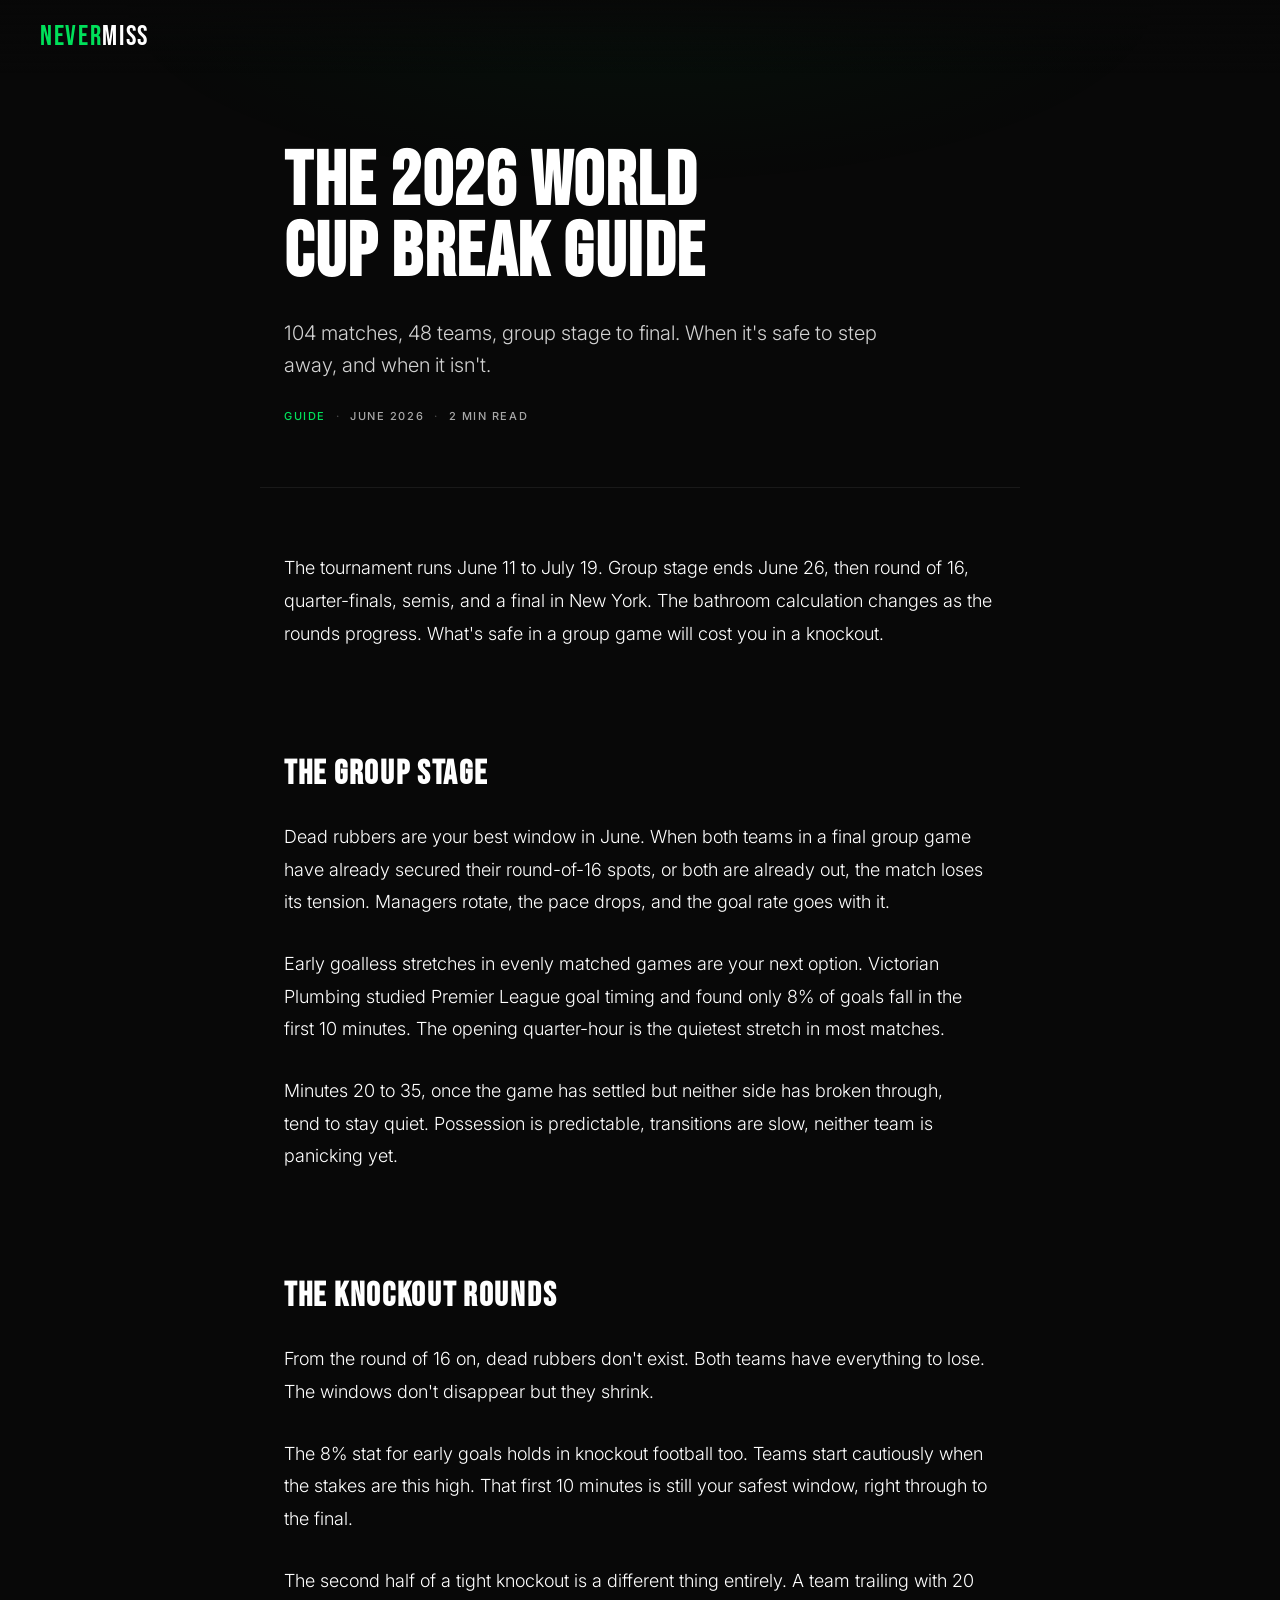
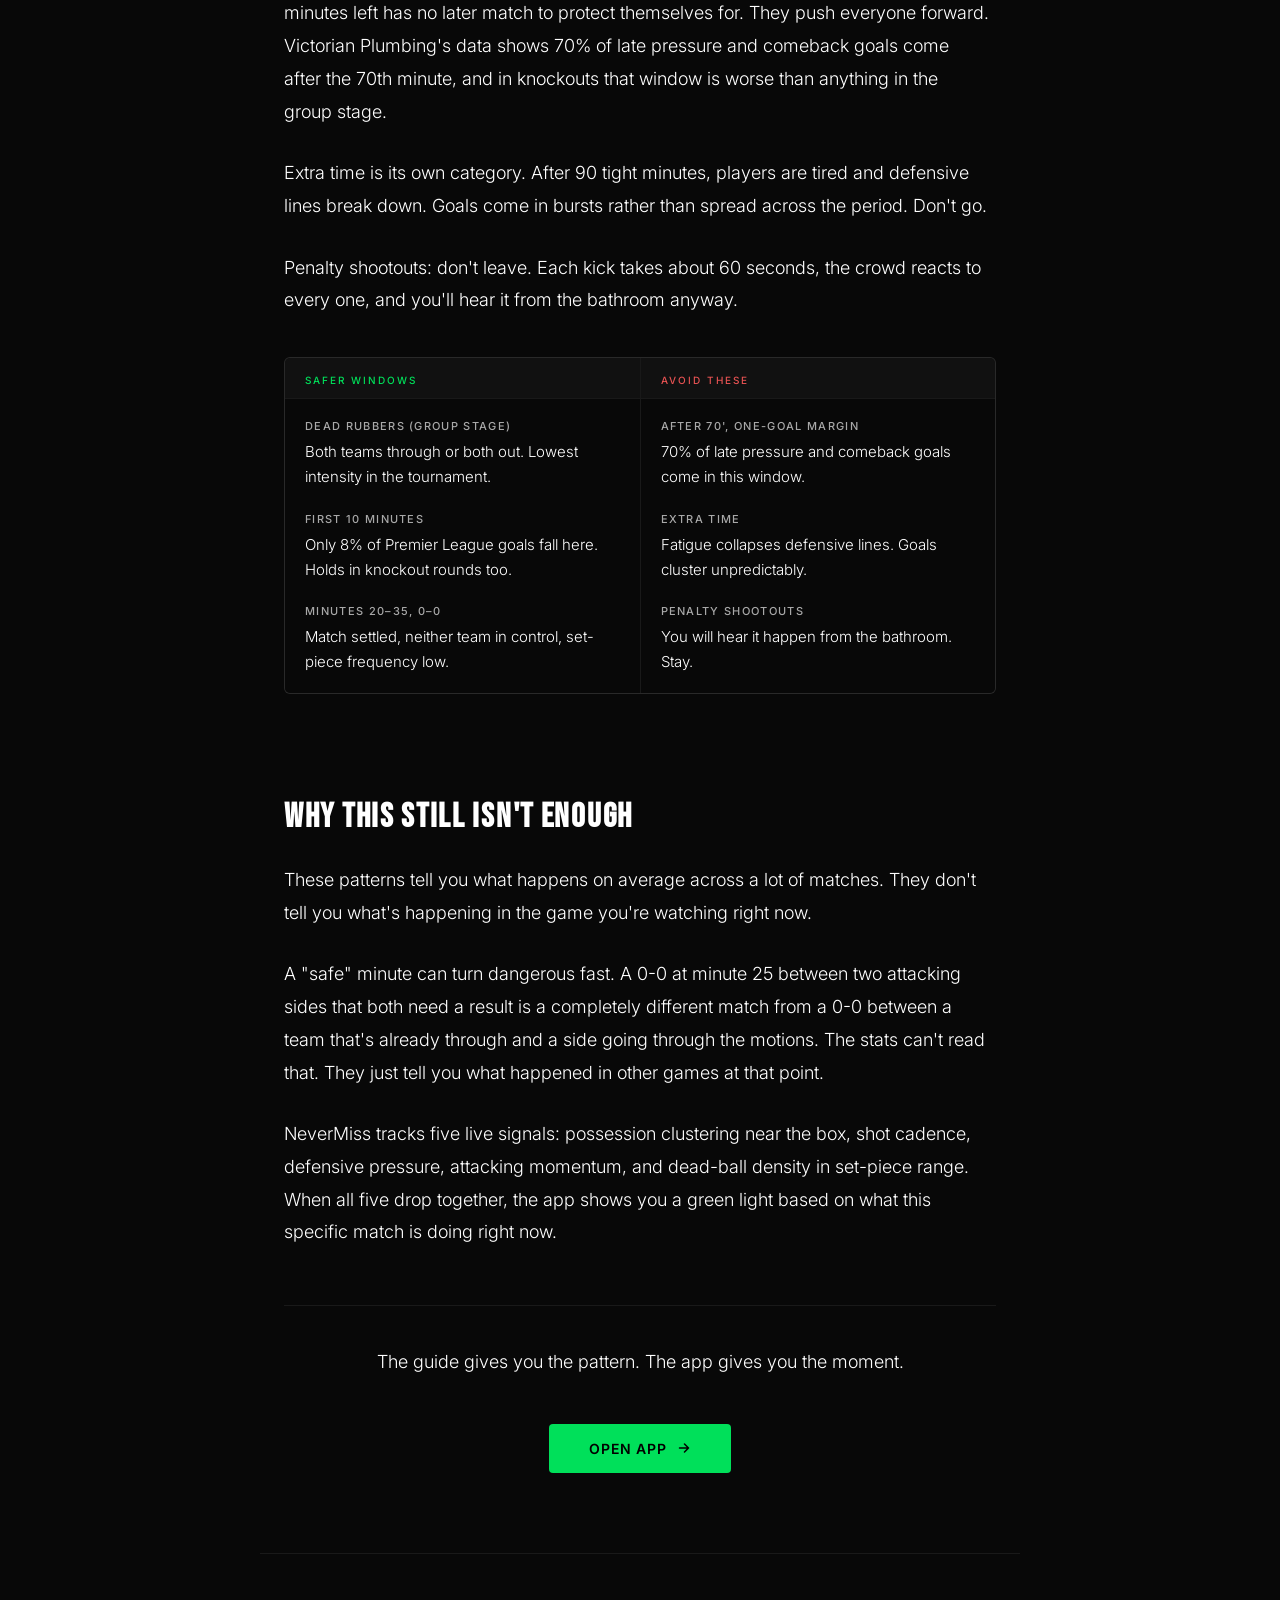
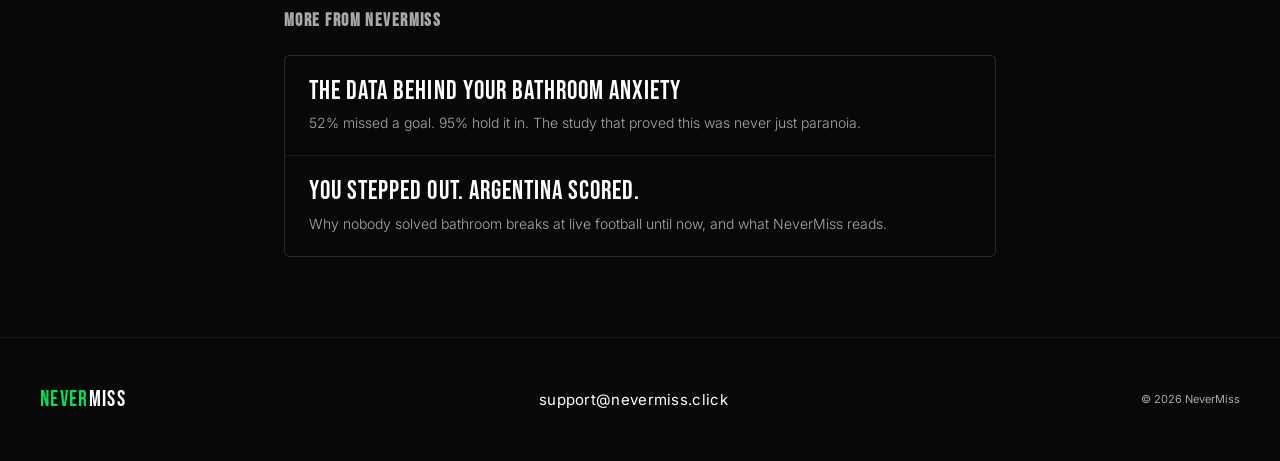
<file: articles/group-stage-break-guide.html>
<!DOCTYPE html>
<html lang="en">
<head>
  <meta charset="UTF-8" />
  <meta name="viewport" content="width=device-width, initial-scale=1.0" />
  <title>The 2026 World Cup Break Guide — NeverMiss</title>
  <link rel="icon" type="image/png" href="/logo.png" />

  <!-- SEO -->
  <meta name="description" content="104 matches, 48 teams, group stage to final. When it's safe to step away from a match, and when it isn't." />
  <link rel="canonical" href="https://nevermiss.click/articles/group-stage-break-guide.html" />

  <!-- Open Graph -->
  <meta property="og:type" content="article" />
  <meta property="og:url" content="https://nevermiss.click/articles/group-stage-break-guide.html" />
  <meta property="og:site_name" content="NeverMiss" />
  <meta property="og:title" content="The 2026 World Cup Break Guide" />
  <meta property="og:description" content="104 matches, 48 teams, group stage to final. What the data says about when you can safely step away." />
  <meta property="og:image" content="https://nevermiss.click/og-image.png" />
  <meta property="article:published_time" content="2026-06-14" />

  <!-- Twitter Card -->
  <meta name="twitter:card" content="summary_large_image" />
  <meta name="twitter:title" content="The 2026 World Cup Break Guide" />
  <meta name="twitter:description" content="104 matches, 48 teams, group stage to final. What the data says about when you can safely step away." />
  <meta name="twitter:image" content="https://nevermiss.click/og-image.png" />

  <!-- Google Analytics -->
  <script async src="https://www.googletagmanager.com/gtag/js?id=G-BR15ZR657Z"></script>
  <script>
    window.dataLayer = window.dataLayer || [];
    function gtag() { dataLayer.push(arguments); }
    gtag('js', new Date());
    gtag('config', 'G-BR15ZR657Z');
  </script>

  <link rel="preconnect" href="https://fonts.googleapis.com" />
  <link rel="preconnect" href="https://fonts.gstatic.com" crossorigin />
  <link rel="preload" href="https://fonts.googleapis.com/css2?family=Bebas+Neue&family=Inter:wght@300;400;500&display=swap" as="style" onload="this.onload=null;this.rel='stylesheet'" />
  <noscript><link rel="stylesheet" href="https://fonts.googleapis.com/css2?family=Bebas+Neue&family=Inter:wght@300;400;500&display=swap" /></noscript>
  <link rel="stylesheet" href="./article.css" />
  <script>document.documentElement.classList.add('js');</script>

  <style>
    .guide-table {
      display: grid;
      grid-template-columns: 1fr 1fr;
      gap: 1px;
      background: var(--border);
      border: 1px solid var(--border);
      border-radius: 6px;
      overflow: hidden;
      margin: 2.5em 0;
    }
    .guide-col {
      display: flex;
      flex-direction: column;
      gap: 1px;
    }
    .guide-col-header {
      background: var(--surface);
      padding: 16px 20px 12px;
      font-size: 10px;
      font-weight: 500;
      letter-spacing: 0.2em;
      text-transform: uppercase;
    }
    .guide-col-header.safe { color: var(--green); }
    .guide-col-header.risky { color: rgba(255,90,90,0.9); }
    .guide-cell {
      background: var(--black);
      padding: 18px 20px;
      flex: 1;
    }
    .guide-item {
      font-size: clamp(14px, 1.6vw, 15px);
      font-weight: 300;
      line-height: 1.65;
      color: var(--white);
      margin-bottom: 20px;
    }
    .guide-item:last-child { margin-bottom: 0; }
    .guide-item-label {
      font-size: 11px;
      font-weight: 500;
      letter-spacing: 0.12em;
      text-transform: uppercase;
      color: var(--muted);
      margin-bottom: 5px;
    }
    @media (max-width: 700px) {
      .guide-table { grid-template-columns: 1fr; }
    }
  </style>
</head>
<body>

  <a href="#main-content" class="skip-link">Skip to main content</a>
  <div class="page-glow" aria-hidden="true"></div>

  <nav>
    <a href="/" class="nav-logo"><span data-brand-prefix>Never</span><span data-brand-suffix>Miss</span></a>
  </nav>

  <main id="main-content">
    <article>
      <header class="article-hero">
        <h1 class="article-headline">The 2026 World Cup Break Guide</h1>
        <p class="article-dek">104 matches, 48 teams, group stage to final. When it's safe to step away, and when it isn't.</p>
        <div class="article-meta">
          <span class="article-meta-category">Guide</span>
          <span class="article-meta-sep">·</span>
          <time datetime="2026-06-14">June 2026</time>
          <span class="article-meta-sep">·</span>
          <span>2 min read</span>
        </div>
      </header>

      <div class="article-body">

        <p>The tournament runs June 11 to July 19. Group stage ends June 26, then round of 16, quarter-finals, semis, and a final in New York. The bathroom calculation changes as the rounds progress. What's safe in a group game will cost you in a knockout.</p>

        <h2>The group stage</h2>

        <p>Dead rubbers are your best window in June. When both teams in a final group game have already secured their round-of-16 spots, or both are already out, the match loses its tension. Managers rotate, the pace drops, and the goal rate goes with it.</p>

        <p>Early goalless stretches in evenly matched games are your next option. Victorian Plumbing studied Premier League goal timing and found only 8% of goals fall in the first 10 minutes. The opening quarter-hour is the quietest stretch in most matches.</p>

        <p>Minutes 20 to 35, once the game has settled but neither side has broken through, tend to stay quiet. Possession is predictable, transitions are slow, neither team is panicking yet.</p>

        <h2>The knockout rounds</h2>

        <p>From the round of 16 on, dead rubbers don't exist. Both teams have everything to lose. The windows don't disappear but they shrink.</p>

        <p>The 8% stat for early goals holds in knockout football too. Teams start cautiously when the stakes are this high. That first 10 minutes is still your safest window, right through to the final.</p>

        <p>The second half of a tight knockout is a different thing entirely. A team trailing with 20 minutes left has no later match to protect themselves for. They push everyone forward. Victorian Plumbing's data shows 70% of late pressure and comeback goals come after the 70th minute, and in knockouts that window is worse than anything in the group stage.</p>

        <p>Extra time is its own category. After 90 tight minutes, players are tired and defensive lines break down. Goals come in bursts rather than spread across the period. Don't go.</p>

        <p>Penalty shootouts: don't leave. Each kick takes about 60 seconds, the crowd reacts to every one, and you'll hear it from the bathroom anyway.</p>

        <div class="guide-table" aria-label="Safe vs risky break windows">
          <div class="guide-col reveal" style="--i:0">
            <div class="guide-col-header safe">Safer windows</div>
            <div class="guide-cell">
              <div class="guide-item">
                <div class="guide-item-label">Dead rubbers (group stage)</div>
                Both teams through or both out. Lowest intensity in the tournament.
              </div>
              <div class="guide-item">
                <div class="guide-item-label">First 10 minutes</div>
                Only 8% of Premier League goals fall here. Holds in knockout rounds too.
              </div>
              <div class="guide-item">
                <div class="guide-item-label">Minutes 20–35, 0–0</div>
                Match settled, neither team in control, set-piece frequency low.
              </div>
            </div>
          </div>
          <div class="guide-col reveal" style="--i:1">
            <div class="guide-col-header risky">Avoid these</div>
            <div class="guide-cell">
              <div class="guide-item">
                <div class="guide-item-label">After 70', one-goal margin</div>
                70% of late pressure and comeback goals come in this window.
              </div>
              <div class="guide-item">
                <div class="guide-item-label">Extra time</div>
                Fatigue collapses defensive lines. Goals cluster unpredictably.
              </div>
              <div class="guide-item">
                <div class="guide-item-label">Penalty shootouts</div>
                You will hear it happen from the bathroom. Stay.
              </div>
            </div>
          </div>
        </div>

        <h2>Why this still isn't enough</h2>

        <p>These patterns tell you what happens on average across a lot of matches. They don't tell you what's happening in the game you're watching right now.</p>

        <p>A "safe" minute can turn dangerous fast. A 0-0 at minute 25 between two attacking sides that both need a result is a completely different match from a 0-0 between a team that's already through and a side going through the motions. The stats can't read that. They just tell you what happened in other games at that point.</p>

        <p>NeverMiss tracks five live signals: possession clustering near the box, shot cadence, defensive pressure, attacking momentum, and dead-ball density in set-piece range. When all five drop together, the app shows you a green light based on what this specific match is doing right now.</p>

        <div class="article-cta">
          <p class="article-cta-label">The guide gives you the pattern. The app gives you the moment.</p>
          <a href="https://app.nevermiss.click" class="cta-btn" target="_blank" rel="noopener noreferrer" aria-label="Open NeverMiss app (opens in new tab)">
            Open App
            <svg viewBox="0 0 14 14" fill="none" xmlns="http://www.w3.org/2000/svg" aria-hidden="true">
              <path d="M2.5 7H11.5M7.5 3L11.5 7L7.5 11" stroke="currentColor" stroke-width="1.5" stroke-linecap="round" stroke-linejoin="round"/>
            </svg>
          </a>
        </div>
      </div>
    </article>

    <section class="more-articles" aria-label="More from NeverMiss">
      <h2 class="more-articles-heading">More from NeverMiss</h2>
      <div class="more-articles-list">
        <a href="./bathroom-break-stats.html" class="more-article-link reveal" style="--i:0">
          <div class="more-article-title">The Data Behind Your Bathroom Anxiety</div>
          <div class="more-article-dek">52% missed a goal. 95% hold it in. The study that proved this was never just paranoia.</div>
        </a>
        <a href="./why-nevermiss.html" class="more-article-link reveal" style="--i:1">
          <div class="more-article-title">You Stepped Out. Argentina Scored.</div>
          <div class="more-article-dek">Why nobody solved bathroom breaks at live football until now, and what NeverMiss reads.</div>
        </a>
      </div>
    </section>
  </main>

  <footer>
    <a href="/" class="footer-logo"><span data-brand-prefix>Never</span><span data-brand-suffix>Miss</span></a>
    <a href="mailto:support@nevermiss.click" class="footer-contact">support@nevermiss.click</a>
    <span class="footer-note">© 2026 NeverMiss</span>
  </footer>


  <a class="float-cta" href="https://app.nevermiss.click"
     target="_blank" rel="noopener noreferrer"
     aria-label="Open NeverMiss app (opens in new tab)">
    Open App
    <svg viewBox="0 0 14 14" fill="none" xmlns="http://www.w3.org/2000/svg" aria-hidden="true">
      <path d="M2.5 7H11.5M7.5 3L11.5 7L7.5 11" stroke="currentColor" stroke-width="1.5" stroke-linecap="round" stroke-linejoin="round"/>
    </svg>
  </a>

  <script>
  (function () {
    var pill = document.querySelector('.float-cta');
    if (!pill) return;
    var heroGone = false, ctaVisible = false;
    function sync() {
      if (heroGone && !ctaVisible) pill.classList.add('is-visible');
      else pill.classList.remove('is-visible');
    }
    new IntersectionObserver(function (e) { heroGone = !e[0].isIntersecting; sync(); })
      .observe(document.querySelector('.article-hero'));
    new IntersectionObserver(function (e) { ctaVisible = e[0].isIntersecting; sync(); }, { threshold: 0.1 })
      .observe(document.querySelector('.article-cta'));
  })();

  (function() {
    var io = new IntersectionObserver(function(entries) {
      entries.forEach(function(e) {
        if (e.isIntersecting) { e.target.classList.add('is-revealed'); io.unobserve(e.target); }
      });
    }, { threshold: 0.1 });
    document.querySelectorAll('.reveal, .pullquote').forEach(function(el) { io.observe(el); });
    function revealAll() {
      document.querySelectorAll('.reveal:not(.is-revealed), .pullquote:not(.is-revealed)').forEach(function(el) {
        el.classList.add('is-revealed');
      });
    }
    if (navigator.webdriver || /HeadlessChrome|PhantomJS|Prerender/i.test(navigator.userAgent)) {
      revealAll();
    } else {
      var fallback = setTimeout(revealAll, 3000);
      function cancelFallback() { clearTimeout(fallback); }
      window.addEventListener('scroll',     cancelFallback, { once: true, passive: true });
      window.addEventListener('mousemove',  cancelFallback, { once: true, passive: true });
      window.addEventListener('touchstart', cancelFallback, { once: true, passive: true });
      window.addEventListener('pointerdown',cancelFallback, { once: true });
    }
  })();
  </script>

</body>
</html>
</file>
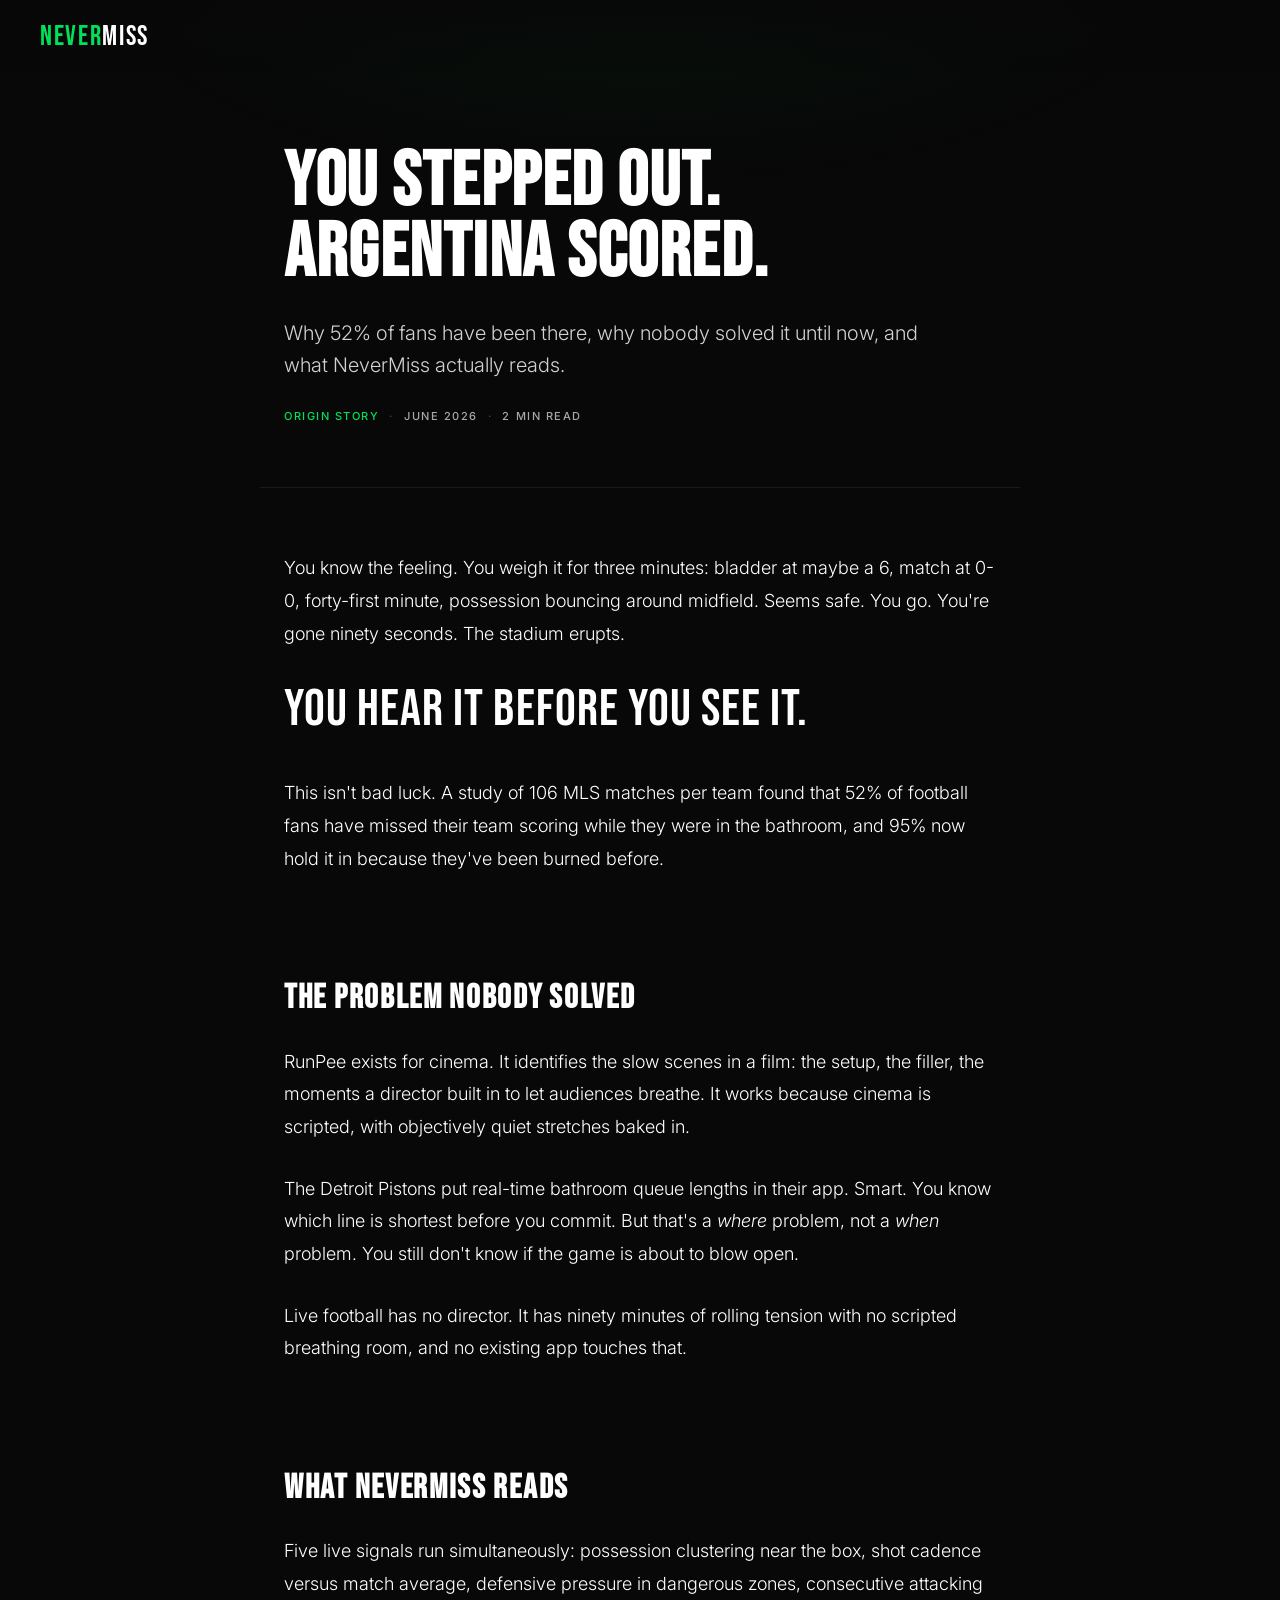
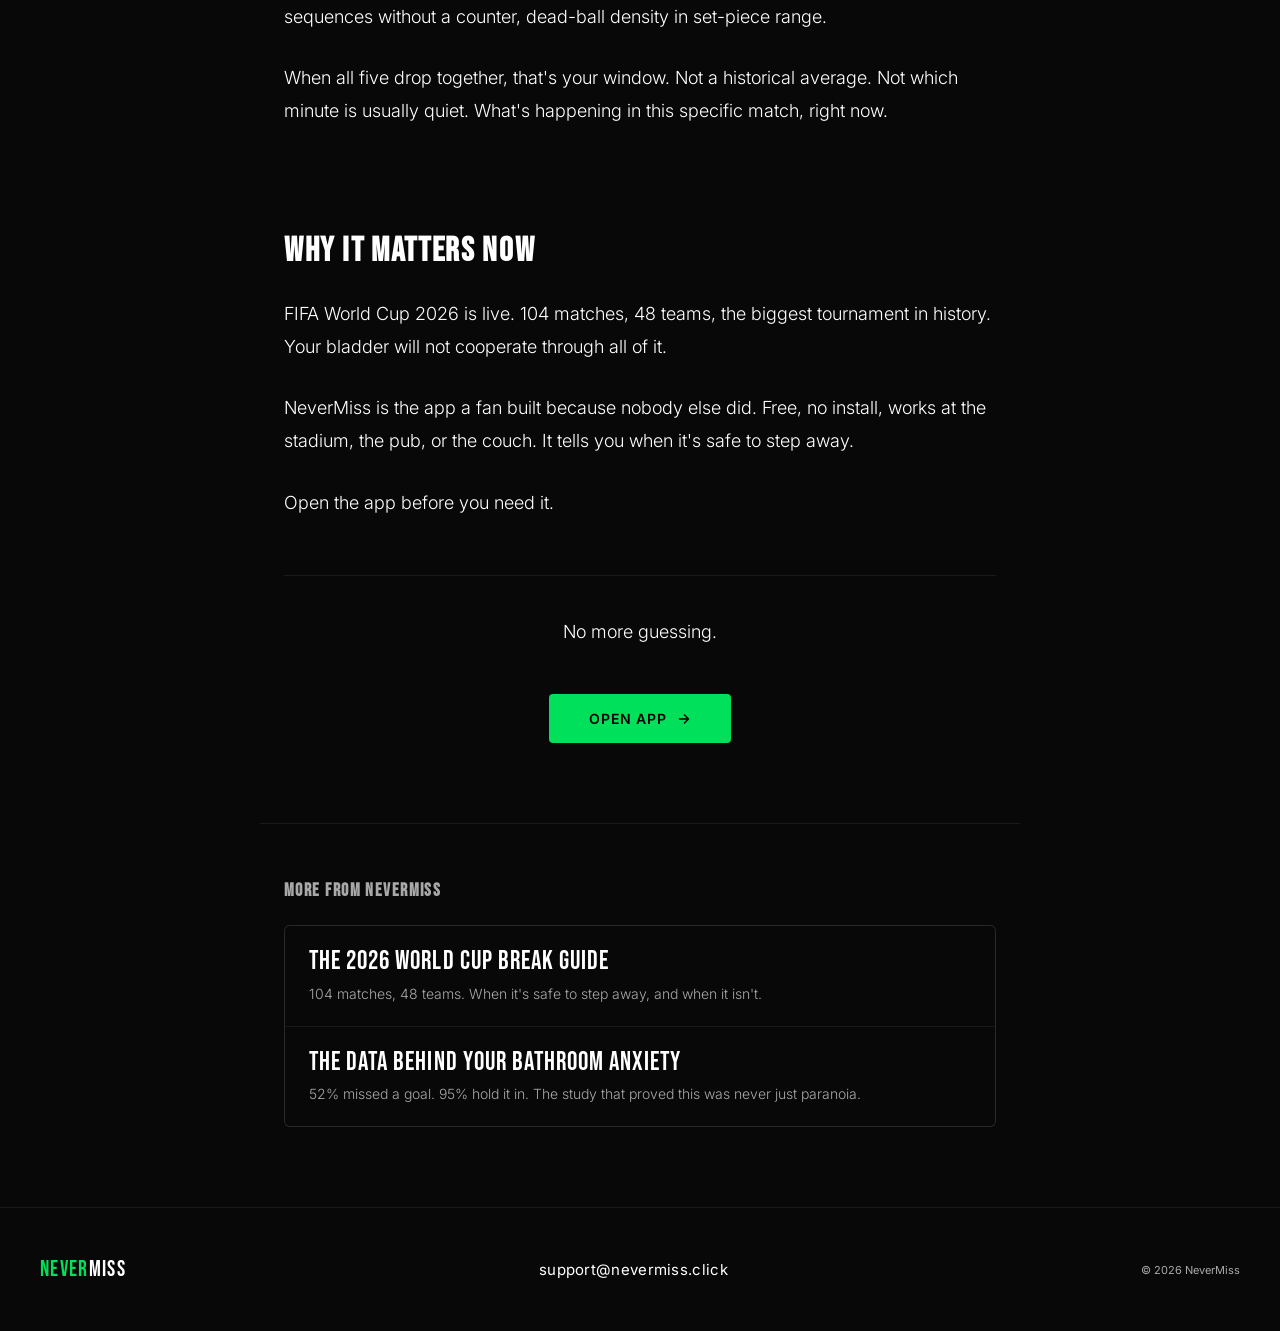
<file: articles/why-nevermiss.html>
<!DOCTYPE html>
<html lang="en">
<head>
  <meta charset="UTF-8" />
  <meta name="viewport" content="width=device-width, initial-scale=1.0" />
  <title>You Stepped Out. Argentina Scored. — NeverMiss</title>
  <link rel="icon" type="image/png" href="/logo.png" />

  <!-- SEO -->
  <meta name="description" content="Why 52% of fans have missed their team scoring in the bathroom, why no existing app solved it, and what NeverMiss reads in real time." />
  <link rel="canonical" href="https://nevermiss.click/articles/why-nevermiss.html" />

  <!-- Open Graph -->
  <meta property="og:type" content="article" />
  <meta property="og:url" content="https://nevermiss.click/articles/why-nevermiss.html" />
  <meta property="og:site_name" content="NeverMiss" />
  <meta property="og:title" content="You Stepped Out. Argentina Scored." />
  <meta property="og:description" content="Why 52% of fans have missed their team scoring in the bathroom, why no existing app solved it, and what NeverMiss reads in real time." />
  <meta property="og:image" content="https://nevermiss.click/og-image.png" />
  <meta property="article:published_time" content="2026-06-14" />

  <!-- Twitter Card -->
  <meta name="twitter:card" content="summary_large_image" />
  <meta name="twitter:title" content="You Stepped Out. Argentina Scored." />
  <meta name="twitter:description" content="Why 52% of fans have missed their team scoring in the bathroom, why no existing app solved it, and what NeverMiss reads in real time." />
  <meta name="twitter:image" content="https://nevermiss.click/og-image.png" />

  <!-- Google Analytics -->
  <script async src="https://www.googletagmanager.com/gtag/js?id=G-BR15ZR657Z"></script>
  <script>
    window.dataLayer = window.dataLayer || [];
    function gtag() { dataLayer.push(arguments); }
    gtag('js', new Date());
    gtag('config', 'G-BR15ZR657Z');
  </script>

  <link rel="preconnect" href="https://fonts.googleapis.com" />
  <link rel="preconnect" href="https://fonts.gstatic.com" crossorigin />
  <link rel="preload" href="https://fonts.googleapis.com/css2?family=Bebas+Neue&family=Inter:wght@300;400;500&display=swap" as="style" onload="this.onload=null;this.rel='stylesheet'" />
  <noscript><link rel="stylesheet" href="https://fonts.googleapis.com/css2?family=Bebas+Neue&family=Inter:wght@300;400;500&display=swap" /></noscript>
  <link rel="stylesheet" href="./article.css" />
  <script>document.documentElement.classList.add('js');</script>
</head>
<body>

  <a href="#main-content" class="skip-link">Skip to main content</a>
  <div class="page-glow" aria-hidden="true"></div>

  <nav>
    <a href="/" class="nav-logo"><span data-brand-prefix>Never</span><span data-brand-suffix>Miss</span></a>
  </nav>

  <main id="main-content">
    <article>
      <header class="article-hero">
        <h1 class="article-headline">You Stepped Out. Argentina Scored.</h1>
        <p class="article-dek">Why 52% of fans have been there, why nobody solved it until now, and what NeverMiss actually reads.</p>
        <div class="article-meta">
          <span class="article-meta-category">Origin Story</span>
          <span class="article-meta-sep">·</span>
          <time datetime="2026-06-14">June 2026</time>
          <span class="article-meta-sep">·</span>
          <span>2 min read</span>
        </div>
      </header>

      <div class="article-body">
        <p>You know the feeling. You weigh it for three minutes: bladder at maybe a 6, match at 0-0, forty-first minute, possession bouncing around midfield. Seems safe. You go. You're gone ninety seconds. The stadium erupts.</p>

        <blockquote class="pullquote">
          <p>You hear it before you see it.</p>
        </blockquote>

        <p>This isn't bad luck. A study of 106 MLS matches per team found that 52% of football fans have missed their team scoring while they were in the bathroom, and 95% now hold it in because they've been burned before.</p>

        <h2>The problem nobody solved</h2>

        <p>RunPee exists for cinema. It identifies the slow scenes in a film: the setup, the filler, the moments a director built in to let audiences breathe. It works because cinema is scripted, with objectively quiet stretches baked in.</p>

        <p>The Detroit Pistons put real-time bathroom queue lengths in their app. Smart. You know which line is shortest before you commit. But that's a <em>where</em> problem, not a <em>when</em> problem. You still don't know if the game is about to blow open.</p>

        <p>Live football has no director. It has ninety minutes of rolling tension with no scripted breathing room, and no existing app touches that.</p>

        <h2>What NeverMiss reads</h2>

        <p>Five live signals run simultaneously: possession clustering near the box, shot cadence versus match average, defensive pressure in dangerous zones, consecutive attacking sequences without a counter, dead-ball density in set-piece range.</p>

        <p>When all five drop together, that's your window. Not a historical average. Not which minute is usually quiet. What's happening in this specific match, right now.</p>

        <h2>Why it matters now</h2>

        <p>FIFA World Cup 2026 is live. 104 matches, 48 teams, the biggest tournament in history. Your bladder will not cooperate through all of it.</p>

        <p>NeverMiss is the app a fan built because nobody else did. Free, no install, works at the stadium, the pub, or the couch. It tells you when it's safe to step away.</p>

        <p>Open the app before you need it.</p>

        <div class="article-cta">
          <p class="article-cta-label">No more guessing.</p>
          <a href="https://app.nevermiss.click" class="cta-btn" target="_blank" rel="noopener noreferrer" aria-label="Open NeverMiss app (opens in new tab)">
            Open App
            <svg viewBox="0 0 14 14" fill="none" xmlns="http://www.w3.org/2000/svg" aria-hidden="true">
              <path d="M2.5 7H11.5M7.5 3L11.5 7L7.5 11" stroke="currentColor" stroke-width="1.5" stroke-linecap="round" stroke-linejoin="round"/>
            </svg>
          </a>
        </div>
      </div>
    </article>

    <section class="more-articles" aria-label="More from NeverMiss">
      <h2 class="more-articles-heading">More from NeverMiss</h2>
      <div class="more-articles-list">
        <a href="./group-stage-break-guide.html" class="more-article-link reveal" style="--i:0">
          <div class="more-article-title">The 2026 World Cup Break Guide</div>
          <div class="more-article-dek">104 matches, 48 teams. When it's safe to step away, and when it isn't.</div>
        </a>
        <a href="./bathroom-break-stats.html" class="more-article-link reveal" style="--i:1">
          <div class="more-article-title">The Data Behind Your Bathroom Anxiety</div>
          <div class="more-article-dek">52% missed a goal. 95% hold it in. The study that proved this was never just paranoia.</div>
        </a>
      </div>
    </section>
  </main>

  <footer>
    <a href="/" class="footer-logo"><span data-brand-prefix>Never</span><span data-brand-suffix>Miss</span></a>
    <a href="mailto:support@nevermiss.click" class="footer-contact">support@nevermiss.click</a>
    <span class="footer-note">© 2026 NeverMiss</span>
  </footer>


  <a class="float-cta" href="https://app.nevermiss.click"
     target="_blank" rel="noopener noreferrer"
     aria-label="Open NeverMiss app (opens in new tab)">
    Open App
    <svg viewBox="0 0 14 14" fill="none" xmlns="http://www.w3.org/2000/svg" aria-hidden="true">
      <path d="M2.5 7H11.5M7.5 3L11.5 7L7.5 11" stroke="currentColor" stroke-width="1.5" stroke-linecap="round" stroke-linejoin="round"/>
    </svg>
  </a>

  <script>
  (function () {
    var pill = document.querySelector('.float-cta');
    if (!pill) return;
    var heroGone = false, ctaVisible = false;
    function sync() {
      if (heroGone && !ctaVisible) pill.classList.add('is-visible');
      else pill.classList.remove('is-visible');
    }
    new IntersectionObserver(function (e) { heroGone = !e[0].isIntersecting; sync(); })
      .observe(document.querySelector('.article-hero'));
    new IntersectionObserver(function (e) { ctaVisible = e[0].isIntersecting; sync(); }, { threshold: 0.1 })
      .observe(document.querySelector('.article-cta'));
  })();

  (function() {
    var io = new IntersectionObserver(function(entries) {
      entries.forEach(function(e) {
        if (e.isIntersecting) { e.target.classList.add('is-revealed'); io.unobserve(e.target); }
      });
    }, { threshold: 0.1 });
    document.querySelectorAll('.reveal, .pullquote').forEach(function(el) { io.observe(el); });
    function revealAll() {
      document.querySelectorAll('.reveal:not(.is-revealed), .pullquote:not(.is-revealed)').forEach(function(el) {
        el.classList.add('is-revealed');
      });
    }
    if (navigator.webdriver || /HeadlessChrome|PhantomJS|Prerender/i.test(navigator.userAgent)) {
      revealAll();
    } else {
      var fallback = setTimeout(revealAll, 3000);
      function cancelFallback() { clearTimeout(fallback); }
      window.addEventListener('scroll',     cancelFallback, { once: true, passive: true });
      window.addEventListener('mousemove',  cancelFallback, { once: true, passive: true });
      window.addEventListener('touchstart', cancelFallback, { once: true, passive: true });
      window.addEventListener('pointerdown',cancelFallback, { once: true });
    }
  })();
  </script>

</body>
</html>
</file>
<file: articles/article.css>
*, *::before, *::after { box-sizing: border-box; margin: 0; padding: 0; }

:root {
  --black: #080808;
  --surface: #111111;
  --green: #00e05a;
  --green-dim: rgba(0, 224, 90, 0.12);
  --white: #ffffff;
  --muted: rgba(255,255,255,0.65);
  --muted-high: rgba(255,255,255,0.82);
  --border: rgba(255,255,255,0.07);
  --ease-out-expo: cubic-bezier(0.16, 1, 0.3, 1);
}

html { scroll-behavior: smooth; }

body {
  background: var(--black);
  color: var(--white);
  font-family: 'Inter', sans-serif;
  font-weight: 400;
  min-height: 100dvh;
  overflow-x: hidden;
  -webkit-font-smoothing: antialiased;
}

.skip-link {
  position: absolute;
  top: -40px;
  left: 0;
  background: var(--green);
  color: #000;
  padding: 8px 16px;
  font-size: 14px;
  font-weight: 600;
  text-decoration: none;
  z-index: 200;
  transition: top 0.1s;
}
.skip-link:focus { top: 0; }

@keyframes fade-up {
  from { opacity: 0; transform: translateY(20px); }
  to   { opacity: 1; transform: translateY(0); }
}
@keyframes fade-in {
  from { opacity: 0; }
  to   { opacity: 1; }
}

nav {
  position: fixed;
  top: 0; left: 0; right: 0;
  z-index: 100;
  padding: 20px 40px;
  display: flex;
  align-items: center;
  background: linear-gradient(to bottom, rgba(8,8,8,0.95) 0%, transparent 100%);
}

.nav-logo {
  font-family: 'Bebas Neue', sans-serif;
  font-size: 28px;
  letter-spacing: 0.06em;
  color: var(--white);
  text-decoration: none;
}

[data-brand-prefix] { color: var(--green); }

.page-glow {
  position: fixed;
  top: 0; left: 0; right: 0;
  height: 60vh;
  background: radial-gradient(ellipse 60% 50% at 50% 0%, rgba(0,224,90,0.045) 0%, transparent 70%);
  pointer-events: none;
  z-index: 0;
}

.article-hero {
  position: relative;
  z-index: 1;
  padding: 148px 24px 64px;
  max-width: 760px;
  margin: 0 auto;
  border-bottom: 1px solid var(--border);
  animation: fade-up 560ms var(--ease-out-expo) 60ms backwards;
}

.article-headline {
  font-family: 'Bebas Neue', sans-serif;
  font-size: clamp(44px, 7vw, 76px);
  line-height: 0.93;
  letter-spacing: 0.02em;
  color: var(--white);
  text-wrap: balance;
  margin-bottom: 28px;
  overflow-wrap: break-word;
}

.article-dek {
  font-size: clamp(17px, 2.2vw, 20px);
  font-weight: 300;
  line-height: 1.6;
  color: var(--muted-high);
  max-width: 54ch;
  text-wrap: pretty;
  margin-bottom: 28px;
}

.article-meta {
  font-size: 11px;
  font-weight: 500;
  letter-spacing: 0.14em;
  text-transform: uppercase;
  color: var(--muted);
  display: flex;
  gap: 10px;
  align-items: center;
}

.article-meta-sep { opacity: 0.4; }
.article-meta-category { color: var(--green); }

.article-body {
  position: relative;
  z-index: 1;
  max-width: 760px;
  margin: 0 auto;
  padding: 64px 24px 80px;
  animation: fade-in 500ms ease 280ms backwards;
}

.article-body p {
  font-size: clamp(16px, 1.9vw, 18px);
  font-weight: 300;
  line-height: 1.82;
  color: var(--white);
  margin-bottom: 1.6em;
  max-width: 65ch;
  text-wrap: pretty;
}

.article-body p em {
  font-style: italic;
  color: var(--white);
}

.article-body h2 {
  font-family: 'Bebas Neue', sans-serif;
  font-size: clamp(24px, 3.2vw, 34px);
  letter-spacing: 0.05em;
  color: var(--white);
  margin: 3em 0 0.8em;
  text-wrap: balance;
}

.pullquote {
  margin: 2em 0 2.5em;
}
.pullquote p {
  font-family: 'Bebas Neue', sans-serif;
  font-size: clamp(32px, 5vw, 52px);
  font-weight: 400;
  line-height: 1.05;
  letter-spacing: 0.02em;
  color: var(--white);
  max-width: none;
  margin-bottom: 0;
  text-wrap: balance;
}

.article-cta {
  margin-top: 3.5em;
  padding-top: 2.5em;
  border-top: 1px solid var(--border);
  display: flex;
  flex-direction: column;
  align-items: center;
  gap: 16px;
}

.article-cta-label {
  font-size: 13px;
  font-weight: 400;
  color: var(--muted);
  text-align: center;
}

.cta-btn {
  display: inline-flex;
  align-items: center;
  gap: 10px;
  background: var(--green);
  color: #000000;
  font-family: 'Inter', sans-serif;
  font-size: 14px;
  font-weight: 600;
  letter-spacing: 0.06em;
  text-transform: uppercase;
  text-decoration: none;
  padding: 16px 40px;
  border-radius: 4px;
  transition: opacity 0.2s, transform 0.2s;
}
.cta-btn:hover { opacity: 0.88; transform: translateY(-1px); }
.cta-btn:active { transform: translateY(0); opacity: 1; }
.cta-btn:focus-visible { outline: 2px solid var(--green); outline-offset: 3px; }
.cta-btn svg { width: 14px; height: 14px; }

.more-articles {
  max-width: 760px;
  margin: 0 auto;
  padding: 56px 24px 80px;
  border-top: 1px solid var(--border);
}

.more-articles-heading {
  font-family: 'Bebas Neue', sans-serif;
  font-size: 18px;
  letter-spacing: 0.08em;
  color: var(--muted);
  margin-bottom: 24px;
}

.more-articles-list {
  display: flex;
  flex-direction: column;
  gap: 1px;
  background: var(--border);
  border: 1px solid var(--border);
  border-radius: 6px;
  overflow: hidden;
}

.more-article-link {
  display: flex;
  flex-direction: column;
  gap: 6px;
  padding: 22px 24px;
  background: var(--black);
  text-decoration: none;
  transition: background 0.15s;
}
.more-article-link:hover { background: var(--surface); }
.more-article-link:focus-visible { outline: 2px solid var(--green); outline-offset: -2px; }

.more-article-title {
  font-family: 'Bebas Neue', sans-serif;
  font-size: clamp(20px, 2.8vw, 26px);
  letter-spacing: 0.04em;
  color: var(--white);
  line-height: 1.1;
}

.more-article-dek {
  font-size: 14px;
  font-weight: 300;
  color: var(--muted);
  line-height: 1.5;
}

footer {
  border-top: 1px solid var(--border);
  padding: 40px;
  display: flex;
  align-items: center;
  justify-content: space-between;
  gap: 16px;
  flex-wrap: wrap;
}

.footer-logo {
  font-family: 'Bebas Neue', sans-serif;
  font-size: 22px;
  letter-spacing: 0.06em;
  color: var(--white);
  text-decoration: none;
  padding: 8px 0;
}

.footer-contact {
  font-size: 15px;
  font-weight: 400;
  color: var(--white);
  text-decoration: none;
  letter-spacing: 0.02em;
  transition: color 0.2s;
  padding: 8px 0;
}
.footer-contact:hover { color: var(--green); }

.footer-note { font-size: 11px; color: var(--muted); }

.float-cta {
  position: fixed;
  bottom: max(24px, calc(env(safe-area-inset-bottom, 0px) + 12px));
  right: 24px;
  z-index: 50;
  display: inline-flex;
  align-items: center;
  gap: 8px;
  background: var(--green);
  color: #000;
  font-family: 'Inter', sans-serif;
  font-size: 13px;
  font-weight: 600;
  letter-spacing: 0.06em;
  text-transform: uppercase;
  text-decoration: none;
  padding: 12px 20px;
  border-radius: 100px;
  box-shadow: 0 4px 24px rgba(0,0,0,0.4);
  opacity: 0;
  pointer-events: none;
  transform: translateY(8px);
  transition: opacity 0.25s var(--ease-out-expo), transform 0.25s var(--ease-out-expo);
}
.float-cta.is-visible {
  opacity: 1;
  pointer-events: auto;
  transform: translateY(0);
}
.float-cta:hover { opacity: 0.88; }
.float-cta:active { transform: translateY(1px); opacity: 1; }
.float-cta:focus-visible {
  outline: 2px solid var(--green);
  outline-offset: 3px;
  box-shadow: 0 0 0 5px rgba(0,224,90,0.2), 0 4px 24px rgba(0,0,0,0.4);
}
.float-cta svg { width: 12px; height: 12px; }

@media (max-width: 700px) {
  nav { padding: 18px 20px; }
  .article-hero { padding: 120px 20px 48px; }
  .article-body { padding: 48px 20px 48px; }
  .more-articles { padding: 40px 20px 64px; }
  .float-cta { right: 20px; font-size: 12px; padding: 10px 16px; }
  footer {
    padding: 32px 20px;
    justify-content: center;
    text-align: center;
    flex-direction: column;
    gap: 12px;
  }
}

/* ── NAV ENTRANCE ── */
@keyframes nav-drop {
  from { opacity: 0; transform: translateY(-8px); }
  to   { opacity: 1; transform: translateY(0); }
}
nav { animation: nav-drop 350ms var(--ease-out-expo) backwards; }

/* ── SCROLL REVEAL ── */
@keyframes pullquote-snap {
  from { opacity: 0; transform: translateY(12px) scale(0.97); }
  to   { opacity: 1; transform: translateY(0) scale(1); }
}

.js .reveal {
  opacity: 0;
  transform: translateY(16px);
  transition: opacity 520ms var(--ease-out-expo), transform 520ms var(--ease-out-expo);
  transition-delay: calc(var(--i, 0) * 75ms);
}
.js .reveal.is-revealed {
  opacity: 1;
  transform: translateY(0);
}

.js .pullquote { opacity: 0; }
.js .pullquote.is-revealed {
  opacity: 1;
  animation: pullquote-snap 580ms var(--ease-out-expo) both;
}

@media (prefers-reduced-motion: reduce) {
  .article-hero, .article-body { animation: none; opacity: 1; }
  .float-cta { transition: opacity 0.1s; transform: none; }
  .float-cta.is-visible { transform: none; }
  nav { animation: none; }
  .js .reveal { transition: none; opacity: 1; transform: none; }
  .js .pullquote, .js .pullquote.is-revealed { opacity: 1; }
  .js .pullquote.is-revealed { animation: none; }
}
</file>
